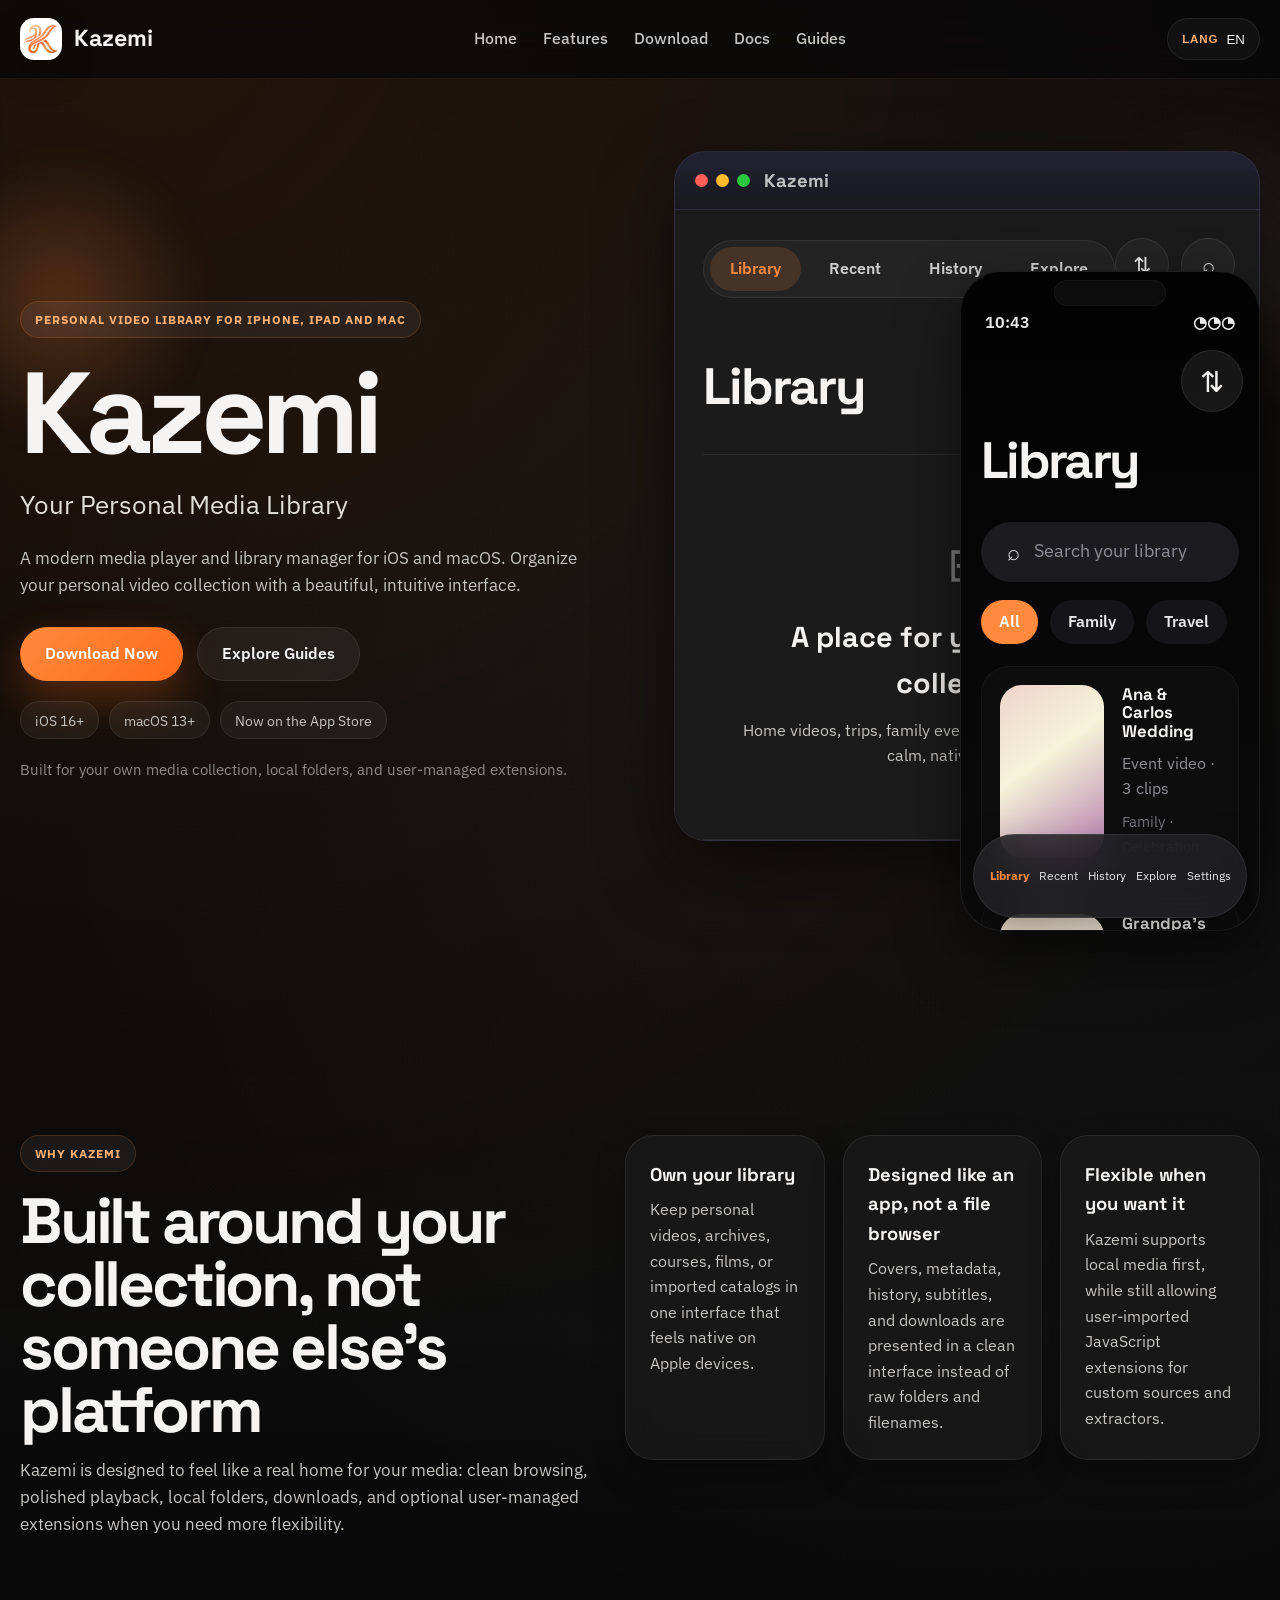
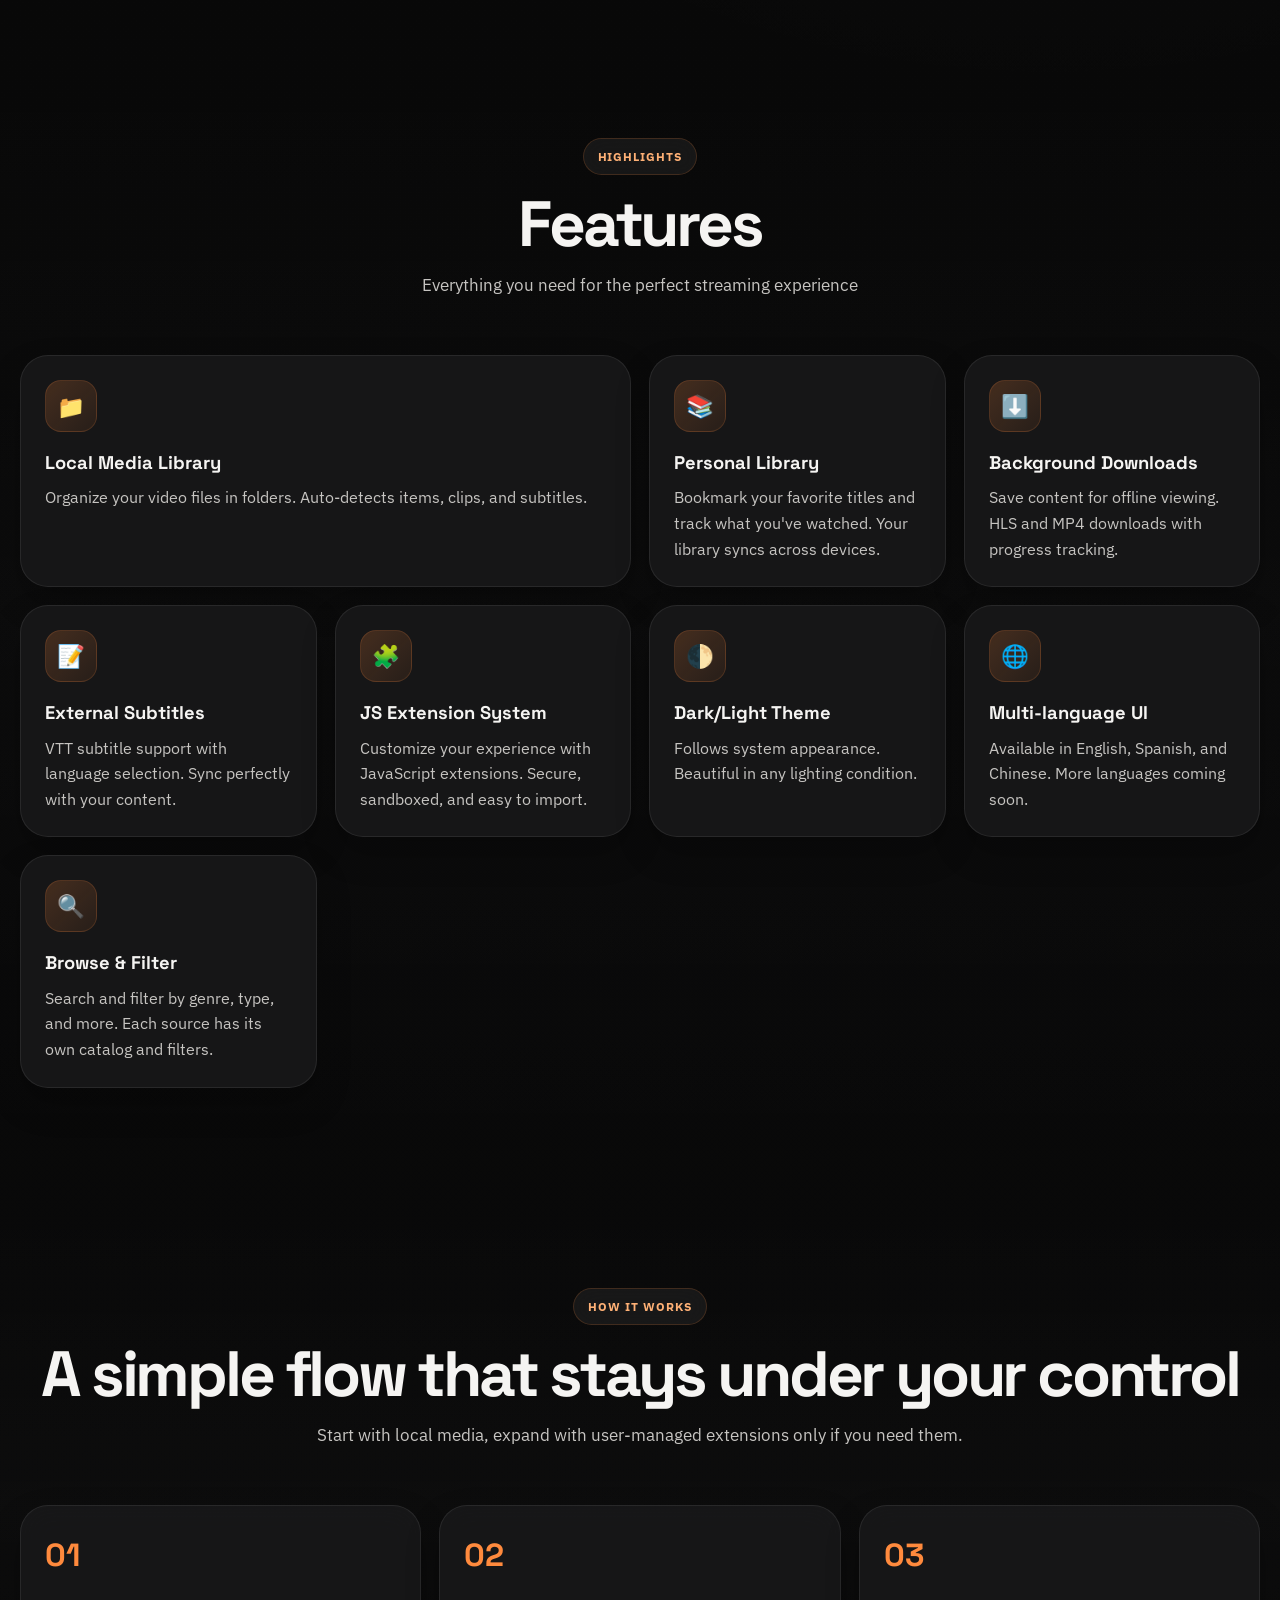
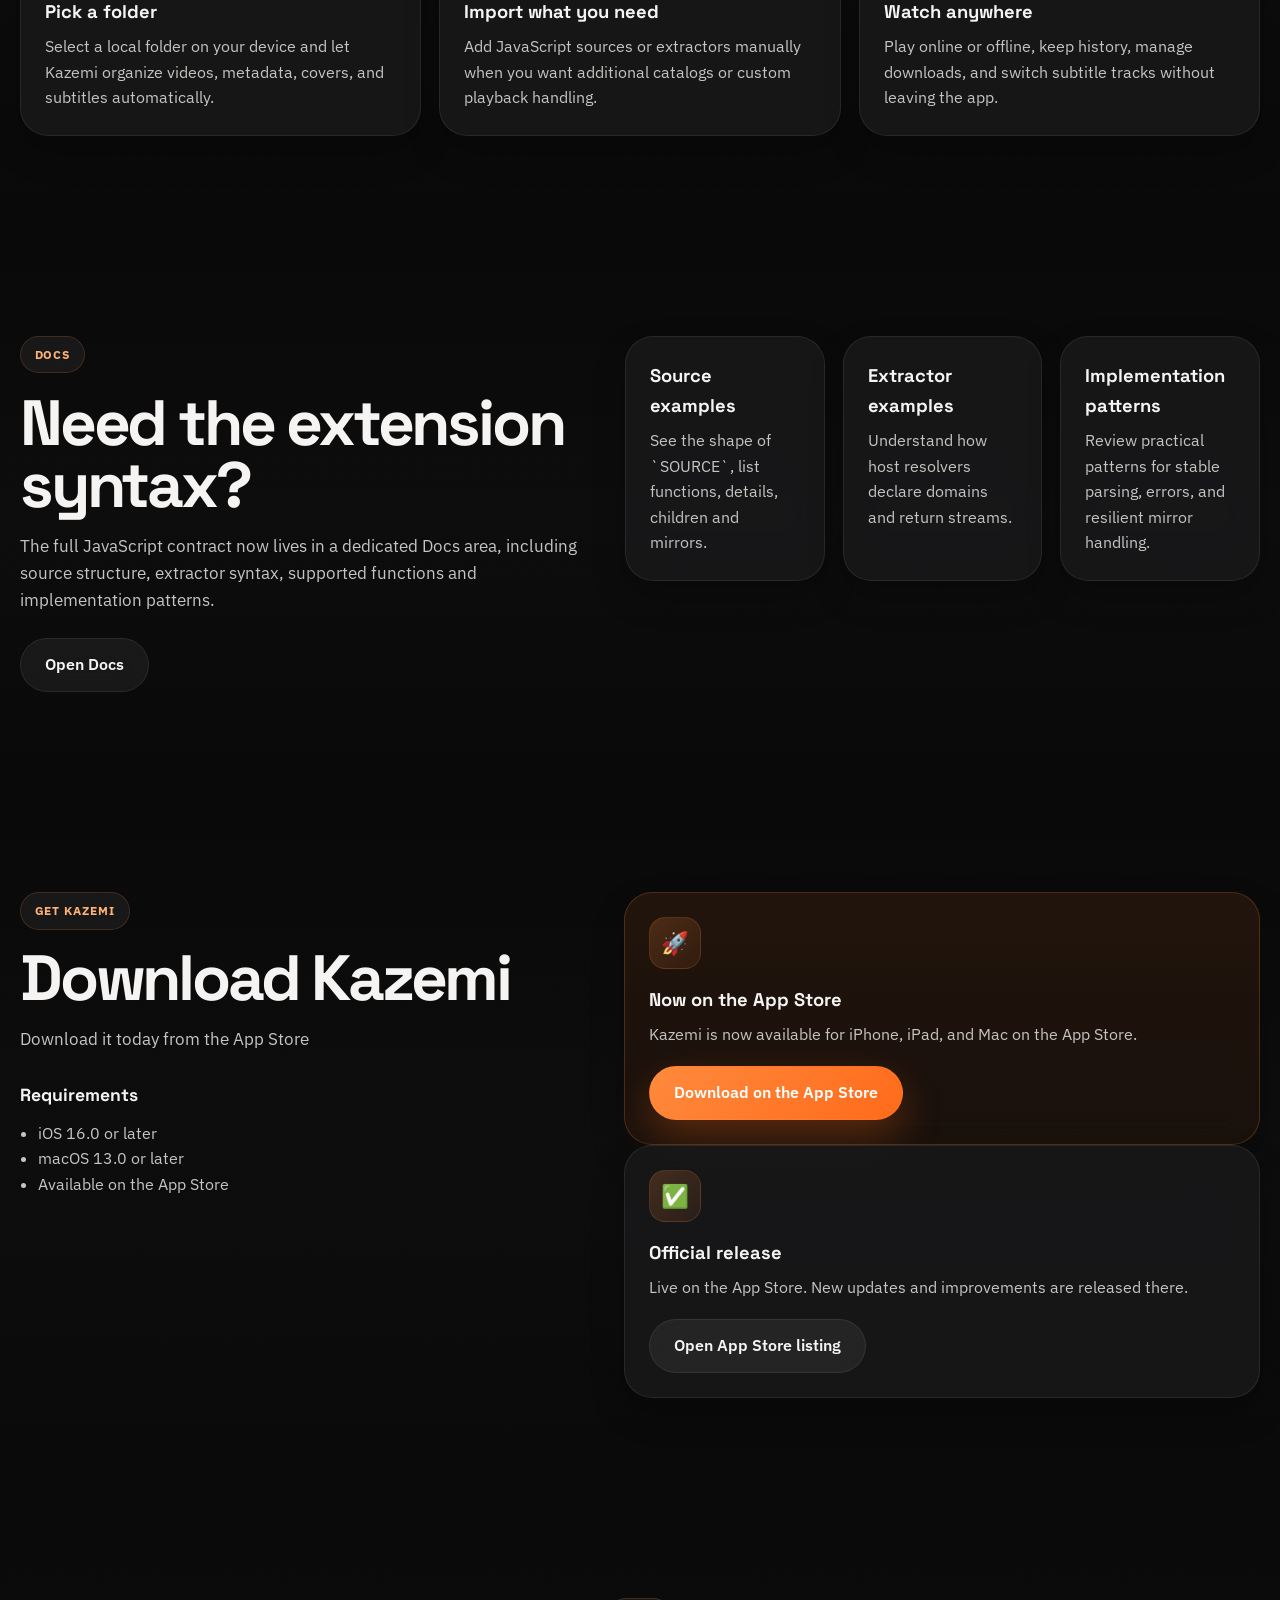
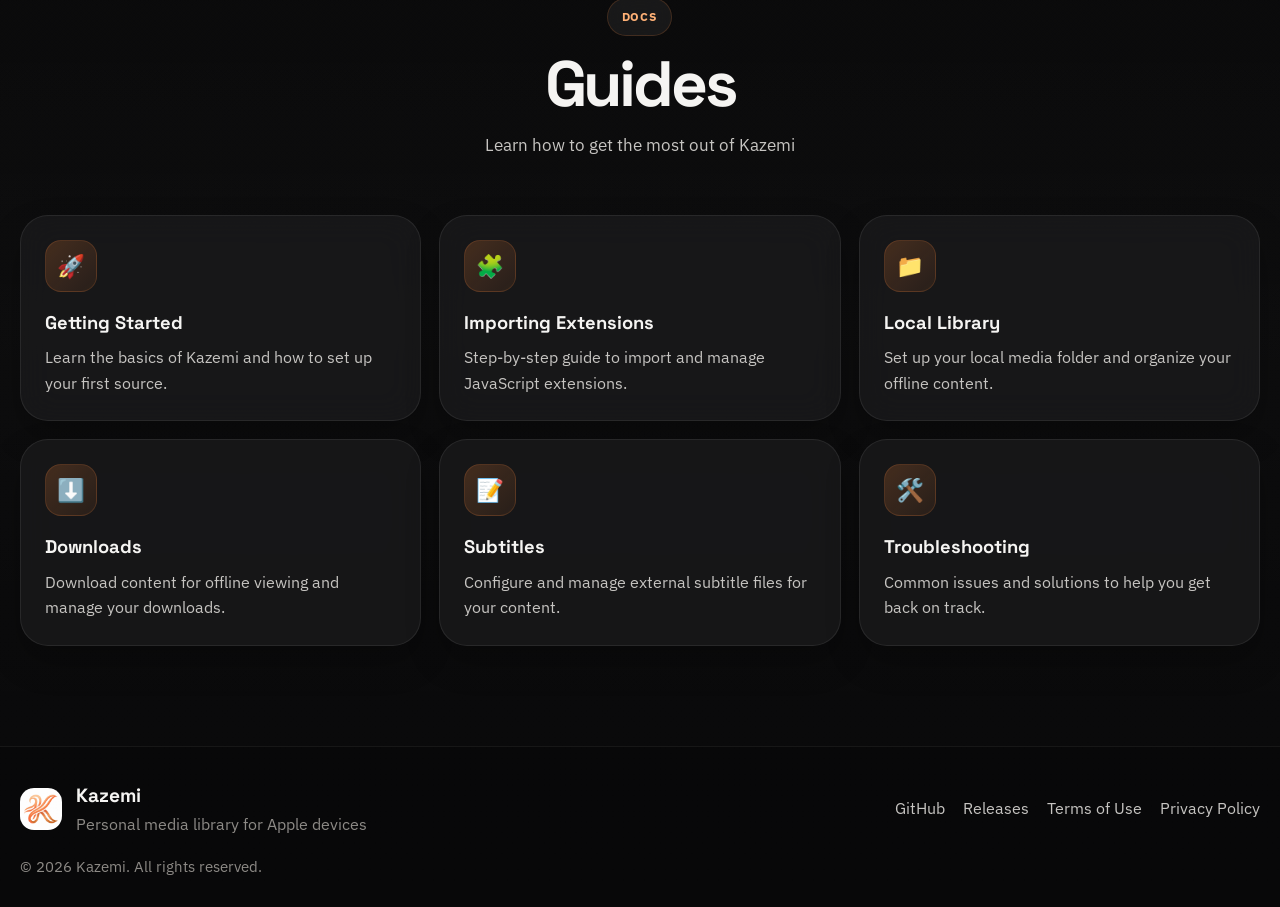
<file: index.html>
<!DOCTYPE html>
<html lang="en" data-base-path=".">
<head>
    <meta charset="UTF-8">
    <meta name="viewport" content="width=device-width, initial-scale=1.0">
    <meta name="description" content="Kazemi - Your Personal Media Library for iOS & macOS. Organize and play your video collection with a beautiful, intuitive interface.">
    <meta name="theme-color" content="#ff7a45">
    <title>Kazemi - Your Personal Media Library</title>
    <link rel="icon" type="image/png" href="Logo.png">
    <link rel="preconnect" href="https://fonts.googleapis.com">
    <link rel="preconnect" href="https://fonts.gstatic.com" crossorigin>
    <link href="https://fonts.googleapis.com/css2?family=Space+Grotesk:wght@400;500;700&family=IBM+Plex+Sans:wght@400;500;600&display=swap" rel="stylesheet">
    <link rel="stylesheet" href="css/styles.css">
    
</head>
<body>
    <nav class="navbar">
        <div class="container nav-container">
            <a href="#home" class="logo">
                <img src="Logo.png" alt="Kazemi" class="logo-icon">
                <span class="logo-text">Kazemi</span>
            </a>

            <ul class="nav-links">
                <li><a href="#home" data-i18n="nav.home">Home</a></li>
                <li><a href="#features" data-i18n="nav.features">Features</a></li>
                <li><a href="#download" data-i18n="nav.download">Download</a></li>
                <li><a href="docs/index.html" data-i18n="nav.docs">Docs</a></li>
                <li><a href="#guides" data-i18n="nav.guides">Guides</a></li>
            </ul>

            <div class="nav-right">
                <div class="language-selector">
                    <button class="lang-btn" id="langToggle">
                        <span class="lang-icon">LANG</span>
                        <span class="lang-current">EN</span>
                    </button>
                    <div class="lang-dropdown" id="langDropdown">
                        <button data-lang="en">English</button>
                        <button data-lang="es">Español</button>
                        <button data-lang="zh">中文</button>
                    </div>
                </div>
            </div>

            <button class="mobile-menu-btn" id="mobileMenuBtn" aria-label="Toggle menu">
                <span></span>
                <span></span>
                <span></span>
            </button>
        </div>
    </nav>

    <main>
        <section id="home" class="hero">
            <div class="hero-orb hero-orb-left"></div>
            <div class="hero-orb hero-orb-right"></div>
            <div class="container hero-shell">
                <div class="hero-copy">
                    <span class="eyebrow" data-i18n="hero.kicker">Personal video library for iPhone, iPad and Mac</span>
                    <h1 class="hero-title" data-i18n="hero.title">Kazemi</h1>
                    <p class="hero-subtitle" data-i18n="hero.subtitle">Your Personal Media Library</p>
                    <p class="hero-description" data-i18n="hero.description">
                        A modern media player and library manager for iOS and macOS. Organize your personal video collection with a beautiful, intuitive interface.
                    </p>

                    <div class="hero-actions">
                        <a href="#download" class="btn btn-primary" data-i18n="hero.downloadButton">Download Now</a>
                        <a href="#guides" class="btn btn-secondary" data-i18n="hero.secondaryButton">Explore Guides</a>
                    </div>

                    <div class="hero-meta">
                        <span class="meta-pill">iOS 16+</span>
                        <span class="meta-pill">macOS 13+</span>
                        <span class="meta-pill" data-i18n="hero.appStoreSoon">Now on the App Store</span>
                    </div>

                    <p class="hero-note" data-i18n="hero.note">
                        Built for your own media collection, local folders, and user-managed extensions.
                    </p>
                </div>

                <div class="hero-visual">
                    <div class="device-stack">
                        <div class="desktop-shot">
                            <div class="desktop-bar">
                                <div class="desktop-lights">
                                    <span></span>
                                    <span></span>
                                    <span></span>
                                </div>
                                <strong>Kazemi</strong>
                            </div>
                            <div class="desktop-body">
                                <div class="desktop-tabs">
                                    <span class="desktop-pill active" data-i18n="hero.mockup.desktop.tabs.library">Library</span>
                                    <span class="desktop-pill" data-i18n="hero.mockup.desktop.tabs.recent">Recent</span>
                                    <span class="desktop-pill" data-i18n="hero.mockup.desktop.tabs.history">History</span>
                                    <span class="desktop-pill" data-i18n="hero.mockup.desktop.tabs.explore">Explore</span>
                                </div>
                                <div class="desktop-actions">
                                    <span class="circle-btn">⇅</span>
                                    <span class="circle-btn">⌕</span>
                                </div>
                                <div class="desktop-heading" data-i18n="hero.mockup.desktop.heading">Library</div>
                                <div class="desktop-empty">
                                    <div class="empty-icon">⊞</div>
                                    <h3 data-i18n="hero.mockup.desktop.emptyTitle">A place for your personal collection</h3>
                                    <p data-i18n="hero.mockup.desktop.emptyDescription">Home videos, trips, family events and saved downloads in one calm, native interface.</p>
                                </div>
                            </div>
                        </div>

                        <div class="phone-shot">
                            <div class="phone-status">
                                <span>10:43</span>
                                <span>◔◔◔</span>
                            </div>
                            <div class="phone-scroll">
                                <div class="phone-top-action">⇅</div>
                                <h3 data-i18n="hero.mockup.phone.heading">Library</h3>
                                <div class="phone-search" data-i18n="hero.mockup.phone.search">Search your library</div>
                                <div class="phone-filters">
                                    <span class="filter-chip active" data-i18n="hero.mockup.phone.filters.all">All</span>
                                    <span class="filter-chip" data-i18n="hero.mockup.phone.filters.family">Family</span>
                                    <span class="filter-chip" data-i18n="hero.mockup.phone.filters.travel">Travel</span>
                                </div>

                                <div class="phone-list">
                                    <article class="phone-card">
                                        <div class="poster poster-one"></div>
                                        <div class="phone-copy">
                                            <h4 data-i18n="hero.mockup.phone.cards.wedding.title">Ana & Carlos Wedding</h4>
                                            <p data-i18n="hero.mockup.phone.cards.wedding.meta">Event video · 3 clips</p>
                                            <span data-i18n="hero.mockup.phone.cards.wedding.tags">Family · Celebration</span>
                                        </div>
                                    </article>
                                    <article class="phone-card">
                                        <div class="poster poster-two"></div>
                                        <div class="phone-copy">
                                            <h4 data-i18n="hero.mockup.phone.cards.birthday.title">Grandpa's 70th Birthday</h4>
                                            <p data-i18n="hero.mockup.phone.cards.birthday.meta">Event video · 5 clips</p>
                                            <span data-i18n="hero.mockup.phone.cards.birthday.tags">Family · Memories</span>
                                        </div>
                                    </article>
                                    <article class="phone-card">
                                        <div class="poster poster-three"></div>
                                        <div class="phone-copy">
                                            <h4 data-i18n="hero.mockup.phone.cards.trip.title">Summer Trip to Kyoto</h4>
                                            <p data-i18n="hero.mockup.phone.cards.trip.meta">Travel album · 8 clips</p>
                                            <span data-i18n="hero.mockup.phone.cards.trip.tags">Travel · Highlights</span>
                                        </div>
                                    </article>
                                </div>
                            </div>

                            <div class="phone-tabbar">
                                <span class="tab-item active" data-i18n="hero.mockup.phone.tabbar.library">Library</span>
                                <span class="tab-item" data-i18n="hero.mockup.phone.tabbar.recent">Recent</span>
                                <span class="tab-item" data-i18n="hero.mockup.phone.tabbar.history">History</span>
                                <span class="tab-item" data-i18n="hero.mockup.phone.tabbar.explore">Explore</span>
                                <span class="tab-item" data-i18n="hero.mockup.phone.tabbar.settings">Settings</span>
                            </div>
                        </div>
                    </div>
                </div>
            </div>
        </section>

        <section class="story">
            <div class="container story-grid">
                <div class="story-intro">
                    <span class="eyebrow" data-i18n="story.kicker">Why Kazemi</span>
                    <h2 class="section-title section-title-left" data-i18n="story.title">Built around your collection, not someone else’s platform</h2>
                    <p class="section-subtitle section-subtitle-left" data-i18n="story.description">
                        Kazemi is designed to feel like a real home for your media: clean browsing, polished playback, local folders, downloads, and optional user-managed extensions when you need more flexibility.
                    </p>
                </div>

                <div class="story-points">
                    <article class="story-card">
                        <h3 data-i18n="story.points.ownership.title">Own your library</h3>
                        <p data-i18n="story.points.ownership.description">Keep personal videos, archives, courses, films, or imported catalogs in one interface that feels native on Apple devices.</p>
                    </article>
                    <article class="story-card">
                        <h3 data-i18n="story.points.design.title">Designed like an app, not a file browser</h3>
                        <p data-i18n="story.points.design.description">Covers, metadata, history, subtitles, and downloads are presented in a clean interface instead of raw folders and filenames.</p>
                    </article>
                    <article class="story-card">
                        <h3 data-i18n="story.points.control.title">Flexible when you want it</h3>
                        <p data-i18n="story.points.control.description">Kazemi supports local media first, while still allowing user-imported JavaScript extensions for custom sources and extractors.</p>
                    </article>
                </div>
            </div>
        </section>

        <section id="features" class="features">
            <div class="container">
                <div class="section-header">
                    <span class="eyebrow">Highlights</span>
                    <h2 class="section-title" data-i18n="features.title">Features</h2>
                    <p class="section-subtitle" data-i18n="features.subtitle">Everything you need for the perfect streaming experience</p>
                </div>

                <div class="features-grid">
                    <article class="feature-card feature-card-wide">
                        <div class="feature-icon">📁</div>
                        <h3 data-i18n="features.items.local.title">Local Media Library</h3>
                        <p data-i18n="features.items.local.description">Organize your video files in folders. Auto-detects clips, items, and subtitles.</p>
                    </article>
                    <article class="feature-card">
                        <div class="feature-icon">📚</div>
                        <h3 data-i18n="features.items.library.title">Personal Library</h3>
                        <p data-i18n="features.items.library.description">Bookmark titles and track what you've watched. Your library syncs across devices.</p>
                    </article>
                    <article class="feature-card">
                        <div class="feature-icon">⬇️</div>
                        <h3 data-i18n="features.items.downloads.title">Background Downloads</h3>
                        <p data-i18n="features.items.downloads.description">Save content for offline viewing. HLS and MP4 downloads with progress tracking.</p>
                    </article>
                    <article class="feature-card">
                        <div class="feature-icon">📝</div>
                        <h3 data-i18n="features.items.subtitles.title">External Subtitles</h3>
                        <p data-i18n="features.items.subtitles.description">VTT subtitle support with language selection. Sync perfectly with your content.</p>
                    </article>
                    <article class="feature-card">
                        <div class="feature-icon">🧩</div>
                        <h3 data-i18n="features.items.extensions.title">JS Extension System</h3>
                        <p data-i18n="features.items.extensions.description">Customize your experience with JavaScript extensions. Secure, sandboxed, and easy to import.</p>
                    </article>
                    <article class="feature-card">
                        <div class="feature-icon">🌓</div>
                        <h3 data-i18n="features.items.theme.title">Dark/Light Theme</h3>
                        <p data-i18n="features.items.theme.description">Follows system appearance. Beautiful in any lighting condition.</p>
                    </article>
                    <article class="feature-card">
                        <div class="feature-icon">🌐</div>
                        <h3 data-i18n="features.items.languages.title">Multi-language UI</h3>
                        <p data-i18n="features.items.languages.description">Available in English, Spanish, and Chinese. More languages coming soon.</p>
                    </article>
                    <article class="feature-card">
                        <div class="feature-icon">🔍</div>
                        <h3 data-i18n="features.items.browse.title">Browse & Filter</h3>
                        <p data-i18n="features.items.browse.description">Search and filter by genre, type, and more. Each source has its own catalog and filters.</p>
                    </article>
                </div>
            </div>
        </section>

        <section class="workflow">
            <div class="container">
                <div class="section-header">
                    <span class="eyebrow" data-i18n="workflow.kicker">How it works</span>
                    <h2 class="section-title" data-i18n="workflow.title">A simple flow that stays under your control</h2>
                    <p class="section-subtitle" data-i18n="workflow.subtitle">Start with local media, expand with user-managed extensions only if you need them.</p>
                </div>

                <div class="workflow-grid">
                    <article class="workflow-card">
                        <span class="workflow-step">01</span>
                        <h3 data-i18n="workflow.steps.pick.title">Pick a folder</h3>
                        <p data-i18n="workflow.steps.pick.description">Select a local folder on your device and let Kazemi organize videos, metadata, covers, and subtitles automatically.</p>
                    </article>
                    <article class="workflow-card">
                        <span class="workflow-step">02</span>
                        <h3 data-i18n="workflow.steps.import.title">Import what you need</h3>
                        <p data-i18n="workflow.steps.import.description">Add JavaScript sources or extractors manually when you want additional catalogs or custom playback handling.</p>
                    </article>
                    <article class="workflow-card">
                        <span class="workflow-step">03</span>
                        <h3 data-i18n="workflow.steps.watch.title">Watch anywhere</h3>
                        <p data-i18n="workflow.steps.watch.description">Play online or offline, keep history, manage downloads, and switch subtitle tracks without leaving the app.</p>
                    </article>
                </div>
            </div>
        </section>

        <section class="story">
            <div class="container story-grid">
                <div class="story-intro">
                    <span class="eyebrow" data-i18n="docsTeaser.kicker">Docs</span>
                    <h2 class="section-title section-title-left" data-i18n="docsTeaser.title">Need the extension syntax?</h2>
                    <p class="section-subtitle section-subtitle-left" data-i18n="docsTeaser.description">The full JavaScript contract now lives in a dedicated Docs area, including source structure, extractor syntax, supported functions and implementation patterns.</p>
                </div>

                <div class="story-points">
                    <article class="story-card">
                        <h3 data-i18n="docsTeaser.cards.sources.title">Source examples</h3>
                        <p data-i18n="docsTeaser.cards.sources.description">See the shape of `SOURCE`, list functions, details, children and mirrors.</p>
                    </article>
                    <article class="story-card">
                        <h3 data-i18n="docsTeaser.cards.extractors.title">Extractor examples</h3>
                        <p data-i18n="docsTeaser.cards.extractors.description">Understand how host resolvers declare domains and return streams.</p>
                    </article>
                    <article class="story-card">
                        <h3 data-i18n="docsTeaser.cards.patterns.title">Implementation patterns</h3>
                        <p data-i18n="docsTeaser.cards.patterns.description">Review practical patterns for stable parsing, errors, and resilient mirror handling.</p>
                    </article>
                </div>
            </div>
            <div class="container" style="margin-top: 24px;">
                <a href="docs/" class="btn btn-secondary" data-i18n="docsTeaser.button">Open Docs</a>
            </div>
        </section>

        <section id="download" class="download">
            <div class="container download-shell">
                <div class="download-copy">
                    <span class="eyebrow">Get Kazemi</span>
                    <h2 class="section-title section-title-left" data-i18n="download.title">Download Kazemi</h2>
                    <p class="section-subtitle section-subtitle-left" data-i18n="download.subtitle">Get started in minutes</p>

                    <div class="requirements">
                        <h3 data-i18n="download.requirements.title">Requirements</h3>
                        <ul class="requirements-list">
                            <li data-i18n="download.requirements.items.ios">iOS 16.0 or later</li>
                            <li data-i18n="download.requirements.items.macos">macOS 13.0 or later</li>
                            <li data-i18n="download.requirements.items.appstore">Available on the App Store</li>
                        </ul>
                    </div>
                </div>

                <div class="download-stack">
                    <article class="download-card featured-card">
                        <div class="download-icon">🚀</div>
                        <h3 data-i18n="download.appstore.title">Now on the App Store</h3>
                        <p data-i18n="download.appstore.description">Kazemi is now available for iPhone, iPad, and Mac on the App Store.</p>
                        <a href="https://apps.apple.com/us/app/kazemi/id6762054050" class="btn btn-primary" target="_blank" rel="noopener noreferrer">
                            <span data-i18n="download.appstore.button">Download on the App Store</span>
                        </a>
                    </article>

                    <article class="download-card">
                        <div class="download-icon">✅</div>
                        <h3 data-i18n="download.status.title">Official release</h3>
                        <p data-i18n="download.status.description">Live on the App Store. New updates and improvements are released there.</p>
                        <a href="https://apps.apple.com/us/app/kazemi/id6762054050" class="btn btn-secondary" target="_blank" rel="noopener noreferrer" data-i18n="download.status.button">Open App Store listing</a>
                    </article>
                </div>
            </div>
        </section>

        <section id="guides" class="guides">
            <div class="container">
                <div class="section-header">
                    <span class="eyebrow">Docs</span>
                    <h2 class="section-title" data-i18n="guides.title">Guides</h2>
                    <p class="section-subtitle" data-i18n="guides.subtitle">Learn how to get the most out of Kazemi</p>
                </div>

                <div class="guides-grid">
                    <a href="#getting-started" class="guide-card">
                        <div class="guide-icon">🚀</div>
                        <h3 data-i18n="guides.items.gettingStarted.title">Getting Started</h3>
                        <p data-i18n="guides.items.gettingStarted.description">Learn the basics of Kazemi and how to set up your first source.</p>
                    </a>
                    <a href="#importing-extensions" class="guide-card">
                        <div class="guide-icon">🧩</div>
                        <h3 data-i18n="guides.items.importing.title">Importing Extensions</h3>
                        <p data-i18n="guides.items.importing.description">Step-by-step guide to import and manage JavaScript extensions.</p>
                    </a>
                    <a href="#local-library" class="guide-card">
                        <div class="guide-icon">📁</div>
                        <h3 data-i18n="guides.items.localLibrary.title">Local Library</h3>
                        <p data-i18n="guides.items.localLibrary.description">Set up your local media folder and organize your offline content.</p>
                    </a>
                    <a href="#downloads" class="guide-card">
                        <div class="guide-icon">⬇️</div>
                        <h3 data-i18n="guides.items.downloads.title">Downloads</h3>
                        <p data-i18n="guides.items.downloads.description">Download content for offline viewing and manage your downloads.</p>
                    </a>
                    <a href="#subtitles" class="guide-card">
                        <div class="guide-icon">📝</div>
                        <h3 data-i18n="guides.items.subtitles.title">Subtitles</h3>
                        <p data-i18n="guides.items.subtitles.description">Configure and manage external subtitle files for your content.</p>
                    </a>
                    <a href="#troubleshooting" class="guide-card">
                        <div class="guide-icon">🛠️</div>
                        <h3 data-i18n="guides.items.troubleshooting.title">Troubleshooting</h3>
                        <p data-i18n="guides.items.troubleshooting.description">Common issues and solutions to help you get back on track.</p>
                    </a>
                </div>
            </div>
        </section>

        <div id="guide-modal" class="modal">
            <div class="modal-content">
                <button class="modal-close" id="modalClose">&times;</button>
                <div class="modal-body" id="modalBody"></div>
            </div>
        </div>

    </main>

    <footer class="footer">
        <div class="container footer-shell">
            <div class="footer-brand">
                <img src="Logo.png" alt="Kazemi" class="footer-logo">
                <div>
                    <span class="footer-text">Kazemi</span>
                    <p class="footer-tagline">Personal media library for Apple devices</p>
                </div>
            </div>

            <div class="footer-links">
                <a href="https://github.com/kazemiapp/Kazemi" target="_blank" data-i18n="footer.links.github">GitHub</a>
                <a href="https://github.com/kazemiapp/Kazemi/releases" target="_blank" data-i18n="footer.links.releases">Releases</a>
                <a href="https://www.apple.com/legal/internet-services/itunes/dev/stdeula/" target="_blank" data-i18n="footer.links.terms">Terms of Use</a>
                <a href="privacy-policy.html">Privacy Policy</a>
            </div>
        </div>
        <div class="container">
            <p class="footer-copyright" data-i18n="footer.copyright">© 2026 Kazemi. All rights reserved.</p>
        </div>
    </footer>

    <script src="js/app.js"></script>
</body>
</html>
</file>
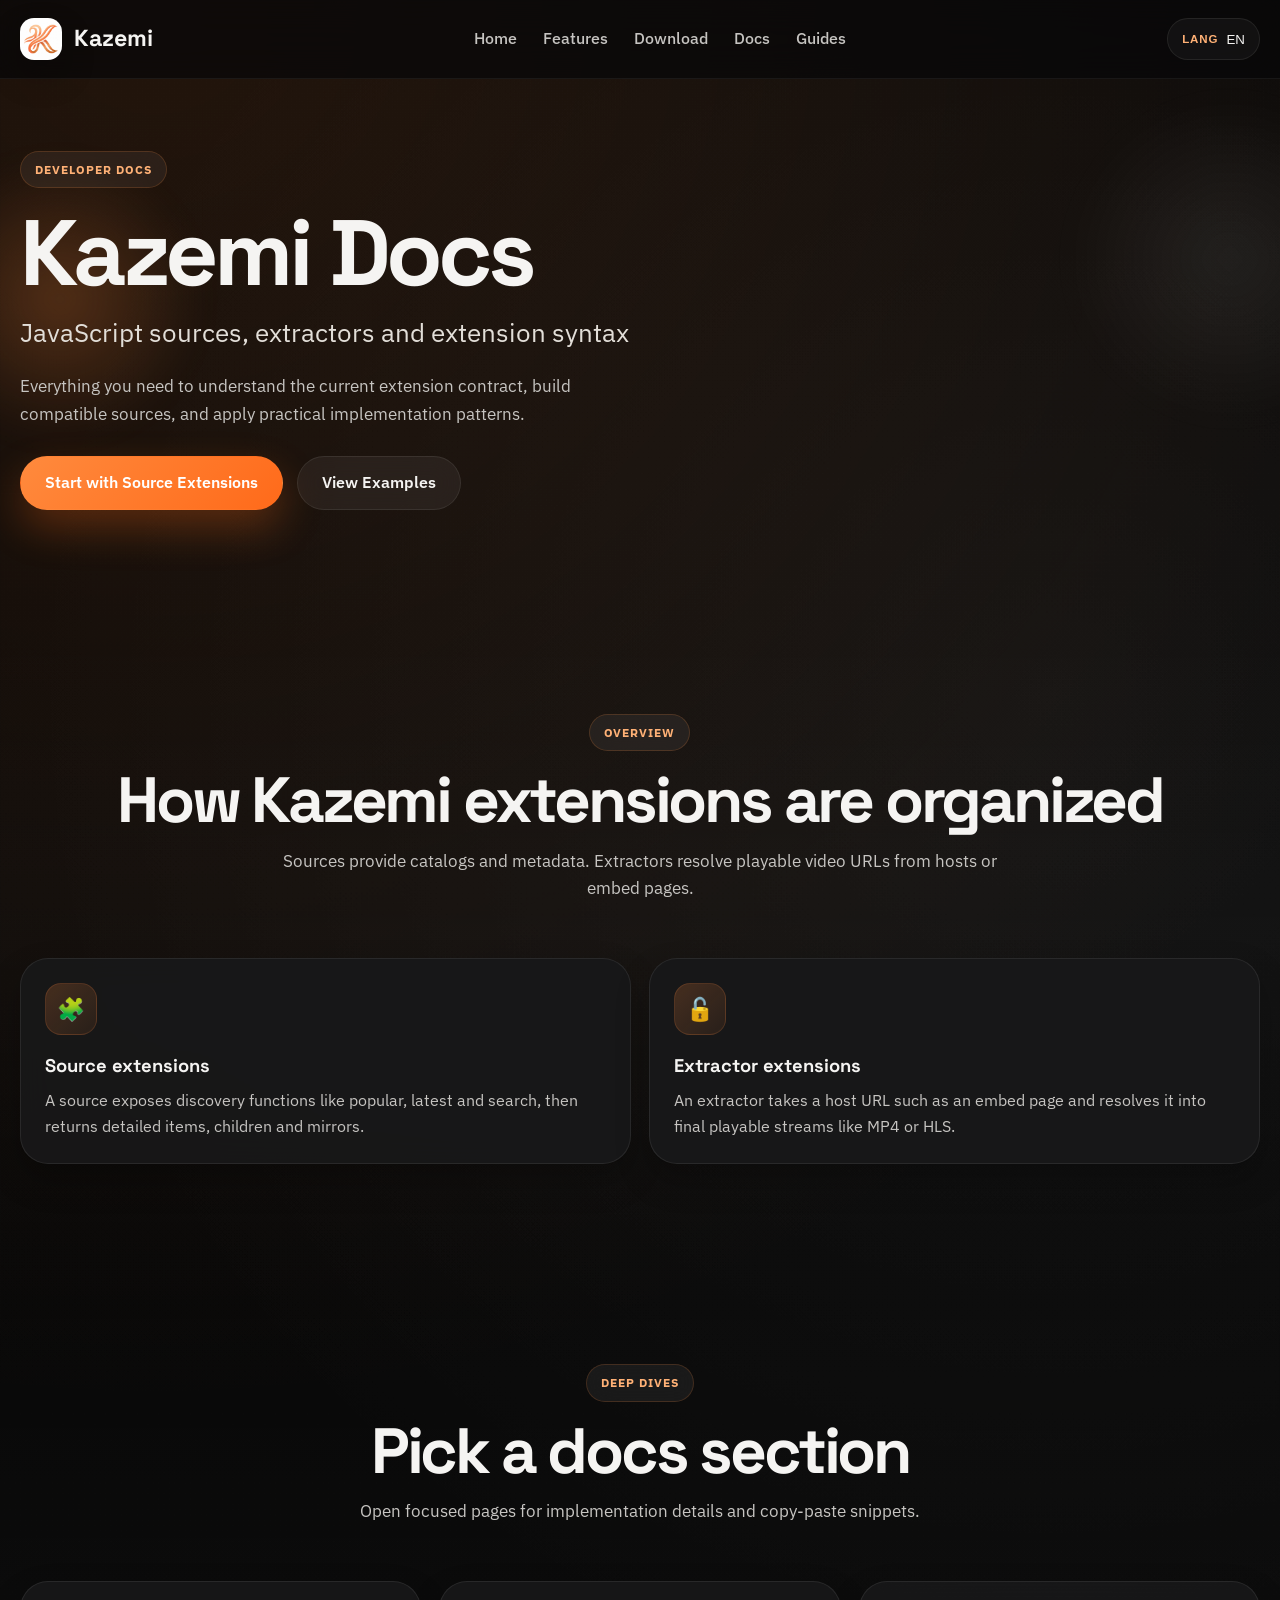
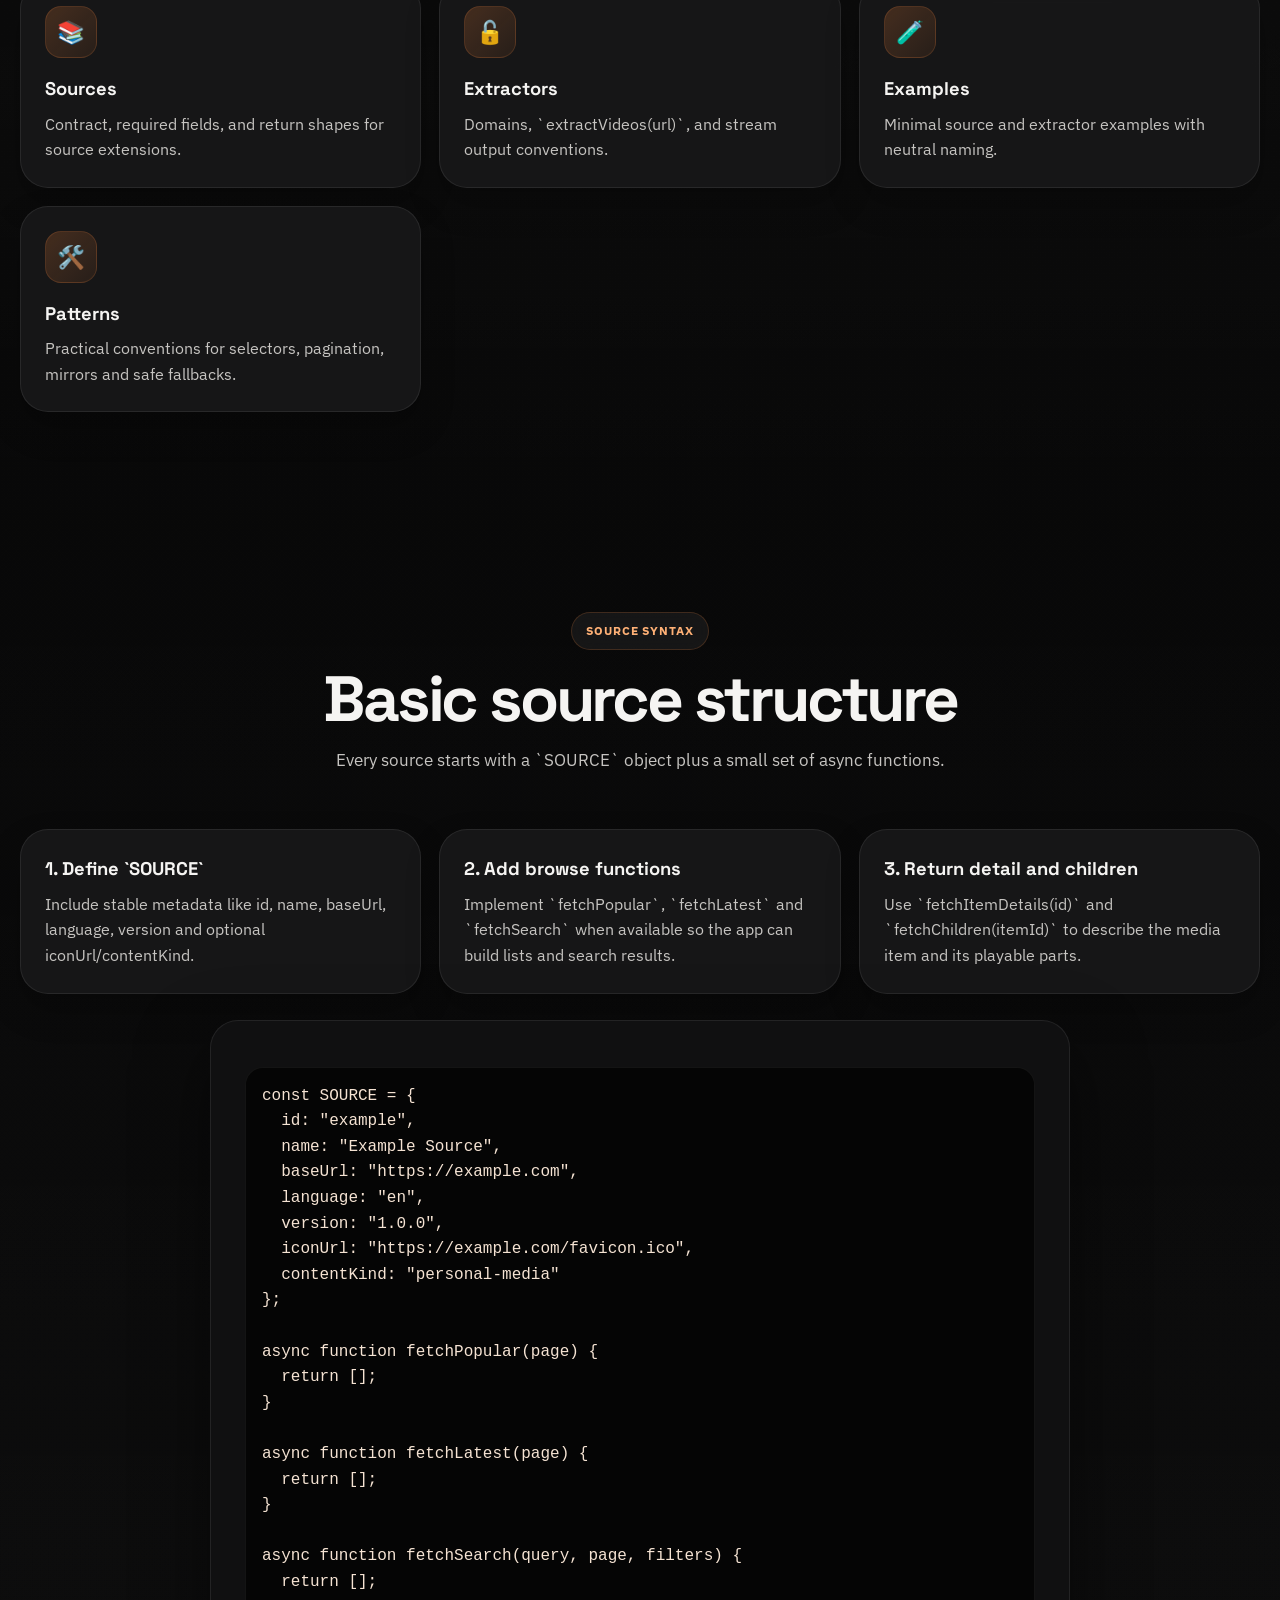
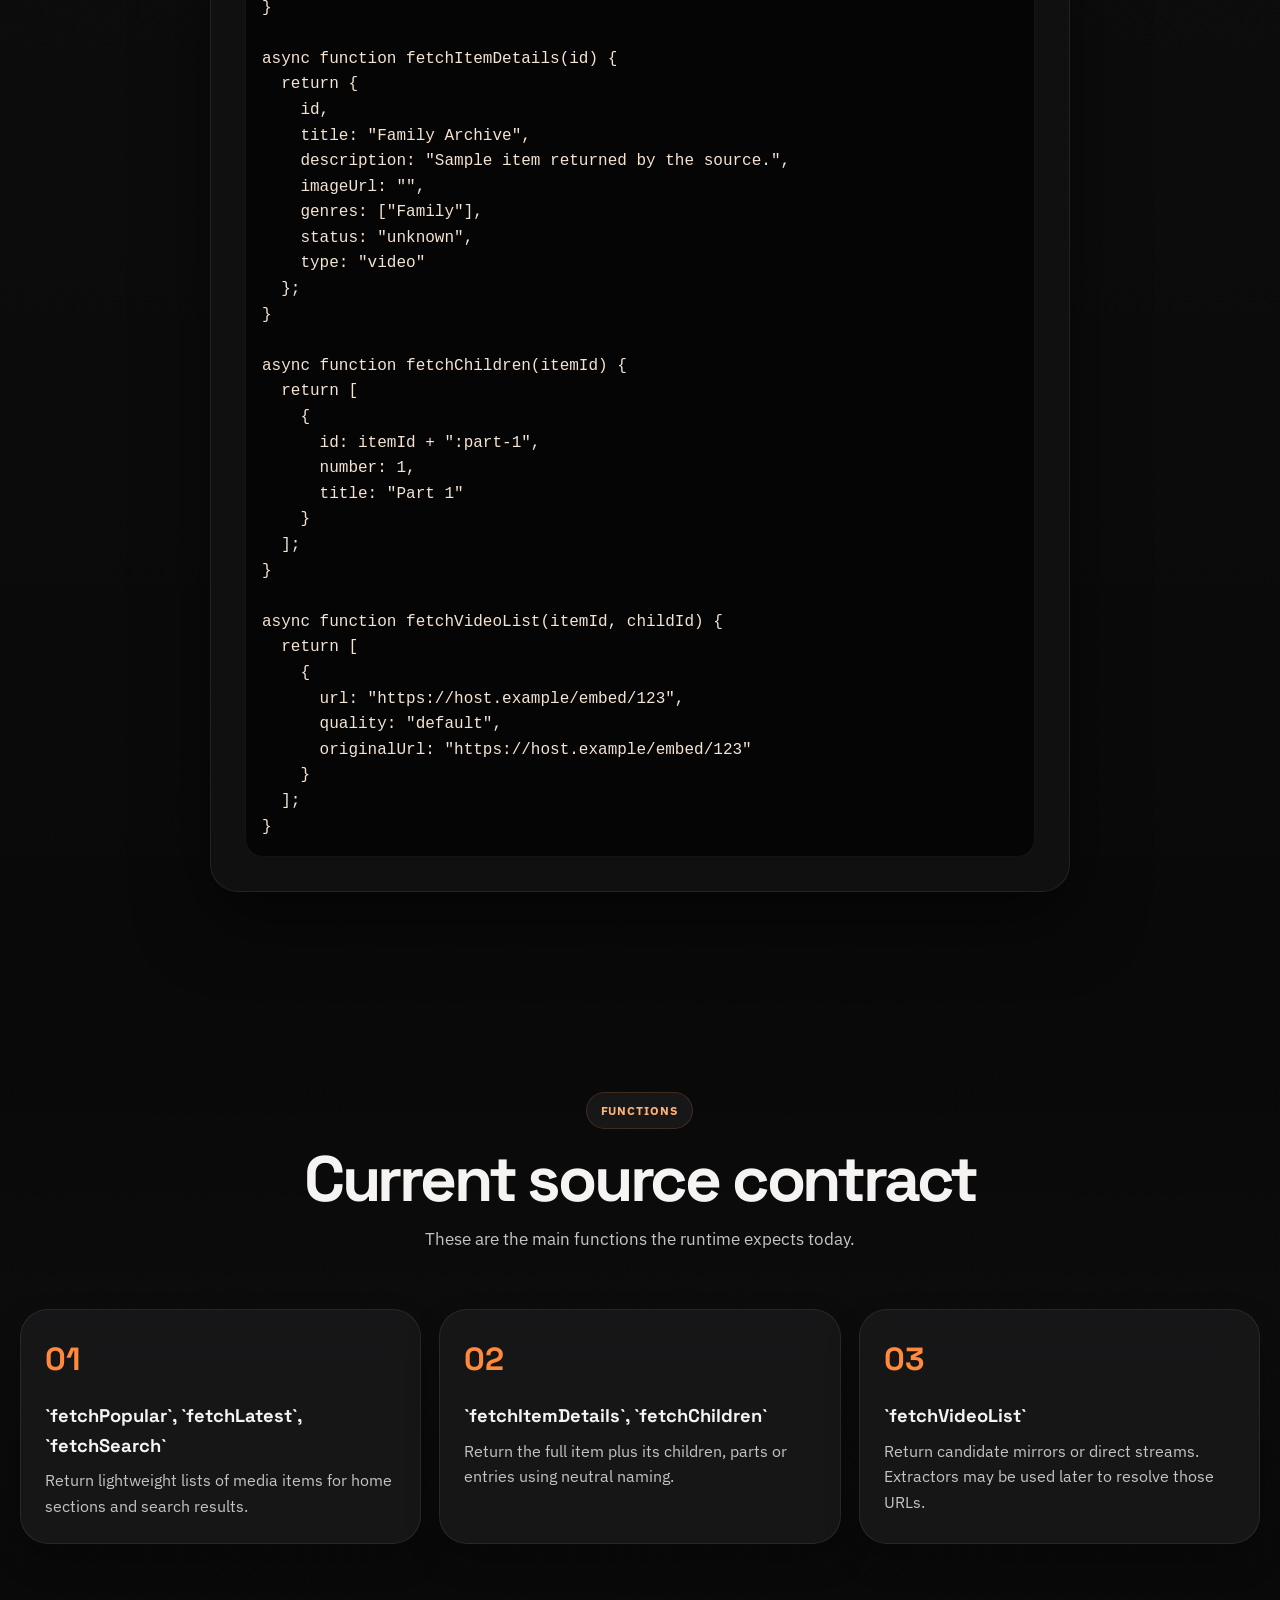
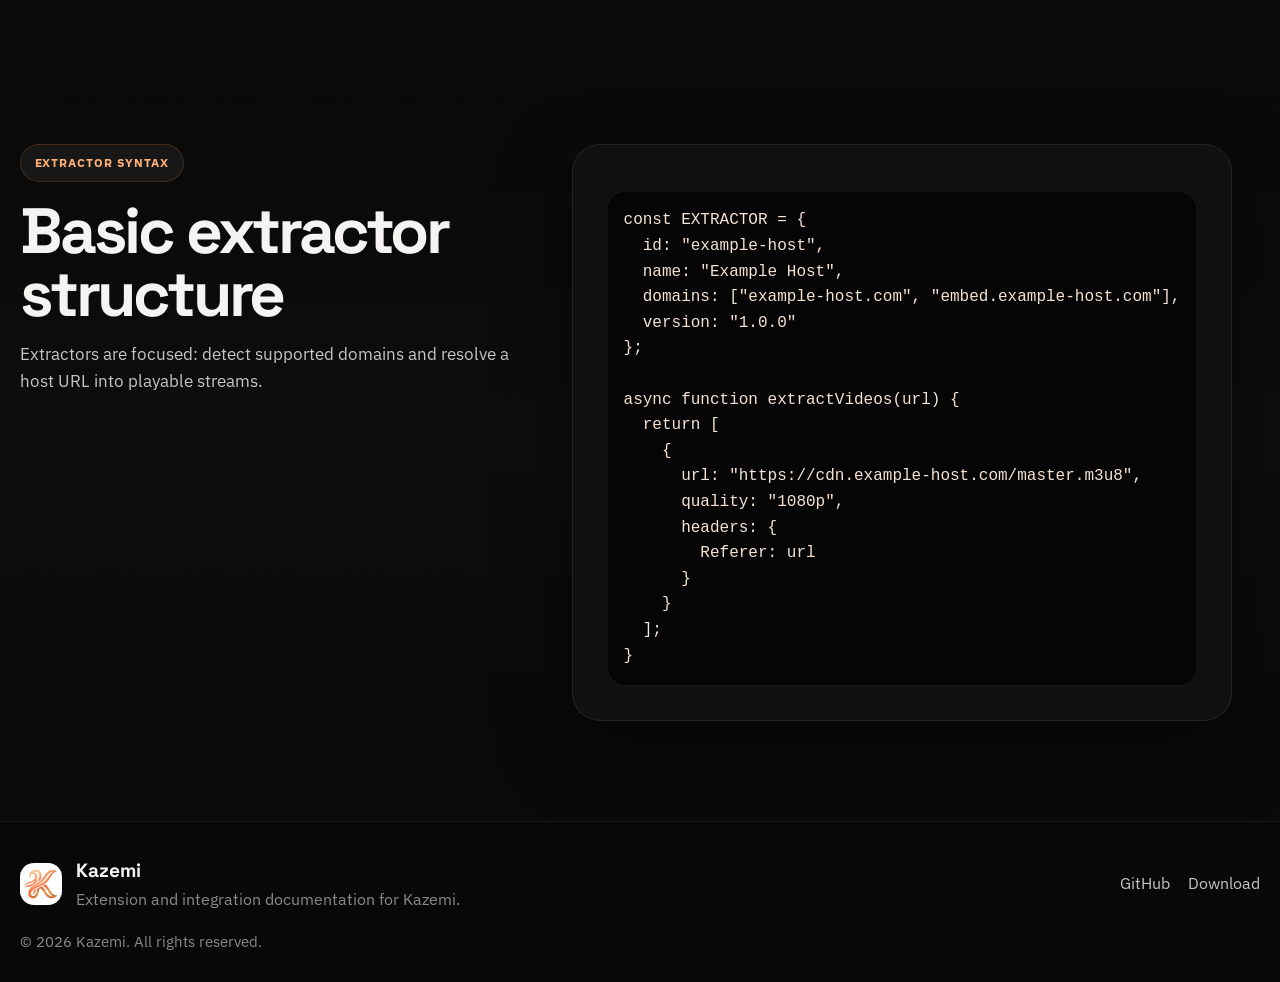
<file: docs/index.html>
<!DOCTYPE html>
<html lang="en" data-base-path="..">
<head>
    <meta charset="UTF-8">
    <meta name="viewport" content="width=device-width, initial-scale=1.0">
    <meta name="description" content="Kazemi Docs - JavaScript sources, extractors, syntax, and extension examples.">
    <meta name="theme-color" content="#ff7a45">
    <title>Kazemi Docs</title>
    <link rel="icon" type="image/png" href="../Logo.png">
    <link rel="preconnect" href="https://fonts.googleapis.com">
    <link rel="preconnect" href="https://fonts.gstatic.com" crossorigin>
    <link href="https://fonts.googleapis.com/css2?family=Space+Grotesk:wght@400;500;700&family=IBM+Plex+Sans:wght@400;500;600&display=swap" rel="stylesheet">
    <link rel="stylesheet" href="../css/styles.css">
</head>
<body>
    <nav class="navbar">
        <div class="container nav-container">
            <a href="../index.html#home" class="logo">
                <img src="../Logo.png" alt="Kazemi" class="logo-icon">
                <span class="logo-text">Kazemi</span>
            </a>

            <ul class="nav-links">
                <li><a href="../index.html#home" data-i18n="nav.home">Home</a></li>
                <li><a href="../index.html#features" data-i18n="nav.features">Features</a></li>
                <li><a href="../index.html#download" data-i18n="nav.download">Download</a></li>
                <li><a href="./index.html" data-i18n="nav.docs">Docs</a></li>
                <li><a href="../index.html#guides" data-i18n="nav.guides">Guides</a></li>
            </ul>

            <div class="nav-right">
                <div class="language-selector">
                    <button class="lang-btn" id="langToggle">
                        <span class="lang-icon">LANG</span>
                        <span class="lang-current">EN</span>
                    </button>
                    <div class="lang-dropdown" id="langDropdown">
                        <button data-lang="en">English</button>
                        <button data-lang="es">Español</button>
                        <button data-lang="zh">中文</button>
                    </div>
                </div>
            </div>

            <button class="mobile-menu-btn" id="mobileMenuBtn" aria-label="Toggle menu">
                <span></span>
                <span></span>
                <span></span>
            </button>
        </div>
    </nav>

    <main>
        <section class="hero">
            <div class="hero-orb hero-orb-left"></div>
            <div class="hero-orb hero-orb-right"></div>
            <div class="container">
                <div class="hero-copy" style="max-width: 860px;">
                    <span class="eyebrow" data-i18n="docsPage.kicker">Developer Docs</span>
                    <h1 class="hero-title" style="font-size: clamp(3.8rem, 8vw, 5.8rem);" data-i18n="docsPage.title">Kazemi Docs</h1>
                    <p class="hero-subtitle" data-i18n="docsPage.subtitle">JavaScript sources, extractors and extension syntax</p>
                    <p class="hero-description" data-i18n="docsPage.description">Everything you need to understand the current extension contract, build compatible sources, and apply practical implementation patterns.</p>
                    <div class="hero-actions">
                        <a href="#source-structure" class="btn btn-primary" data-i18n="docsPage.primaryCta">Start with Source Extensions</a>
                        <a href="./examples.html" class="btn btn-secondary" data-i18n="docsPage.secondaryCta">View Examples</a>
                    </div>
                </div>
            </div>
        </section>

        <section class="features">
            <div class="container">
                <div class="section-header">
                    <span class="eyebrow" data-i18n="docsPage.overview.kicker">Overview</span>
                    <h2 class="section-title" data-i18n="docsPage.overview.title">How Kazemi extensions are organized</h2>
                    <p class="section-subtitle" data-i18n="docsPage.overview.subtitle">Sources provide catalogs and metadata. Extractors resolve playable video URLs from hosts or embed pages.</p>
                </div>

                <div class="features-grid">
                    <article class="feature-card feature-card-wide">
                        <div class="feature-icon">🧩</div>
                        <h3 data-i18n="docsPage.overview.cards.sources.title">Source extensions</h3>
                        <p data-i18n="docsPage.overview.cards.sources.description">A source exposes discovery functions like popular, latest and search, then returns detailed items, children and mirrors.</p>
                    </article>
                    <article class="feature-card feature-card-wide">
                        <div class="feature-icon">🔓</div>
                        <h3 data-i18n="docsPage.overview.cards.extractors.title">Extractor extensions</h3>
                        <p data-i18n="docsPage.overview.cards.extractors.description">An extractor takes a host URL such as an embed page and resolves it into final playable streams like MP4 or HLS.</p>
                    </article>
                </div>
            </div>
        </section>

        <section class="guides">
            <div class="container">
                <div class="section-header">
                    <span class="eyebrow">Deep Dives</span>
                    <h2 class="section-title">Pick a docs section</h2>
                    <p class="section-subtitle">Open focused pages for implementation details and copy-paste snippets.</p>
                </div>
                <div class="guides-grid">
                    <a href="./sources.html" class="guide-card">
                        <div class="guide-icon">📚</div>
                        <h3>Sources</h3>
                        <p>Contract, required fields, and return shapes for source extensions.</p>
                    </a>
                    <a href="./extractors.html" class="guide-card">
                        <div class="guide-icon">🔓</div>
                        <h3>Extractors</h3>
                        <p>Domains, `extractVideos(url)`, and stream output conventions.</p>
                    </a>
                    <a href="./examples.html" class="guide-card">
                        <div class="guide-icon">🧪</div>
                        <h3>Examples</h3>
                        <p>Minimal source and extractor examples with neutral naming.</p>
                    </a>
                    <a href="./examples.html" class="guide-card">
                        <div class="guide-icon">🛠️</div>
                        <h3>Patterns</h3>
                        <p>Practical conventions for selectors, pagination, mirrors and safe fallbacks.</p>
                    </a>
                </div>
            </div>
        </section>

        <section id="source-structure" class="guides">
            <div class="container">
                <div class="section-header">
                    <span class="eyebrow" data-i18n="docsPage.source.kicker">Source Syntax</span>
                    <h2 class="section-title" data-i18n="docsPage.source.title">Basic source structure</h2>
                    <p class="section-subtitle" data-i18n="docsPage.source.subtitle">Every source starts with a `SOURCE` object plus a small set of async functions.</p>
                </div>

                <div class="story-points">
                    <article class="story-card">
                        <h3 data-i18n="docsPage.source.cards.meta.title">1. Define `SOURCE`</h3>
                        <p data-i18n="docsPage.source.cards.meta.description">Include stable metadata like id, name, baseUrl, language, version and optional iconUrl/contentKind.</p>
                    </article>
                    <article class="story-card">
                        <h3 data-i18n="docsPage.source.cards.browse.title">2. Add browse functions</h3>
                        <p data-i18n="docsPage.source.cards.browse.description">Implement `fetchPopular`, `fetchLatest` and `fetchSearch` when available so the app can build lists and search results.</p>
                    </article>
                    <article class="story-card">
                        <h3 data-i18n="docsPage.source.cards.detail.title">3. Return detail and children</h3>
                        <p data-i18n="docsPage.source.cards.detail.description">Use `fetchItemDetails(id)` and `fetchChildren(itemId)` to describe the media item and its playable parts.</p>
                    </article>
                </div>

                <div class="modal-content" style="margin-top: 26px;">
                    <div class="modal-body">
<pre><code>const SOURCE = {
  id: "example",
  name: "Example Source",
  baseUrl: "https://example.com",
  language: "en",
  version: "1.0.0",
  iconUrl: "https://example.com/favicon.ico",
  contentKind: "personal-media"
};

async function fetchPopular(page) {
  return [];
}

async function fetchLatest(page) {
  return [];
}

async function fetchSearch(query, page, filters) {
  return [];
}

async function fetchItemDetails(id) {
  return {
    id,
    title: "Family Archive",
    description: "Sample item returned by the source.",
    imageUrl: "",
    genres: ["Family"],
    status: "unknown",
    type: "video"
  };
}

async function fetchChildren(itemId) {
  return [
    {
      id: itemId + ":part-1",
      number: 1,
      title: "Part 1"
    }
  ];
}

async function fetchVideoList(itemId, childId) {
  return [
    {
      url: "https://host.example/embed/123",
      quality: "default",
      originalUrl: "https://host.example/embed/123"
    }
  ];
}</code></pre>
                    </div>
                </div>
            </div>
        </section>

        <section class="workflow">
            <div class="container">
                <div class="section-header">
                    <span class="eyebrow" data-i18n="docsPage.functions.kicker">Functions</span>
                    <h2 class="section-title" data-i18n="docsPage.functions.title">Current source contract</h2>
                    <p class="section-subtitle" data-i18n="docsPage.functions.subtitle">These are the main functions the runtime expects today.</p>
                </div>

                <div class="workflow-grid">
                    <article class="workflow-card">
                        <span class="workflow-step">01</span>
                        <h3>`fetchPopular`, `fetchLatest`, `fetchSearch`</h3>
                        <p data-i18n="docsPage.functions.cards.discovery">Return lightweight lists of media items for home sections and search results.</p>
                    </article>
                    <article class="workflow-card">
                        <span class="workflow-step">02</span>
                        <h3>`fetchItemDetails`, `fetchChildren`</h3>
                        <p data-i18n="docsPage.functions.cards.detail">Return the full item plus its children, parts or entries using neutral naming.</p>
                    </article>
                    <article class="workflow-card">
                        <span class="workflow-step">03</span>
                        <h3>`fetchVideoList`</h3>
                        <p data-i18n="docsPage.functions.cards.video">Return candidate mirrors or direct streams. Extractors may be used later to resolve those URLs.</p>
                    </article>
                </div>
            </div>
        </section>

        <section class="download">
            <div class="container download-shell">
                <div class="download-copy">
                    <span class="eyebrow" data-i18n="docsPage.extractors.kicker">Extractor Syntax</span>
                    <h2 class="section-title section-title-left" data-i18n="docsPage.extractors.title">Basic extractor structure</h2>
                    <p class="section-subtitle section-subtitle-left" data-i18n="docsPage.extractors.subtitle">Extractors are focused: detect supported domains and resolve a host URL into playable streams.</p>
                </div>

                <div class="modal-content">
                    <div class="modal-body">
<pre><code>const EXTRACTOR = {
  id: "example-host",
  name: "Example Host",
  domains: ["example-host.com", "embed.example-host.com"],
  version: "1.0.0"
};

async function extractVideos(url) {
  return [
    {
      url: "https://cdn.example-host.com/master.m3u8",
      quality: "1080p",
      headers: {
        Referer: url
      }
    }
  ];
}</code></pre>
                    </div>
                </div>
            </div>
        </section>

    </main>

    <footer class="footer">
        <div class="container footer-shell">
            <div class="footer-brand">
                <img src="../Logo.png" alt="Kazemi" class="footer-logo">
                <div>
                    <span class="footer-text">Kazemi</span>
                    <p class="footer-tagline" data-i18n="docsPage.footerTagline">Extension and integration documentation for Kazemi.</p>
                </div>
            </div>

            <div class="footer-links">
                <a href="https://github.com/kazemiapp/Kazemi" target="_blank" data-i18n="footer.links.github">GitHub</a>
                <a href="../index.html#download" data-i18n="nav.download">Download</a>
            </div>
        </div>
        <div class="container">
            <p class="footer-copyright" data-i18n="footer.copyright">© 2026 Kazemi. All rights reserved.</p>
        </div>
    </footer>

    <script src="../js/app.js"></script>
</body>
</html>
</file>
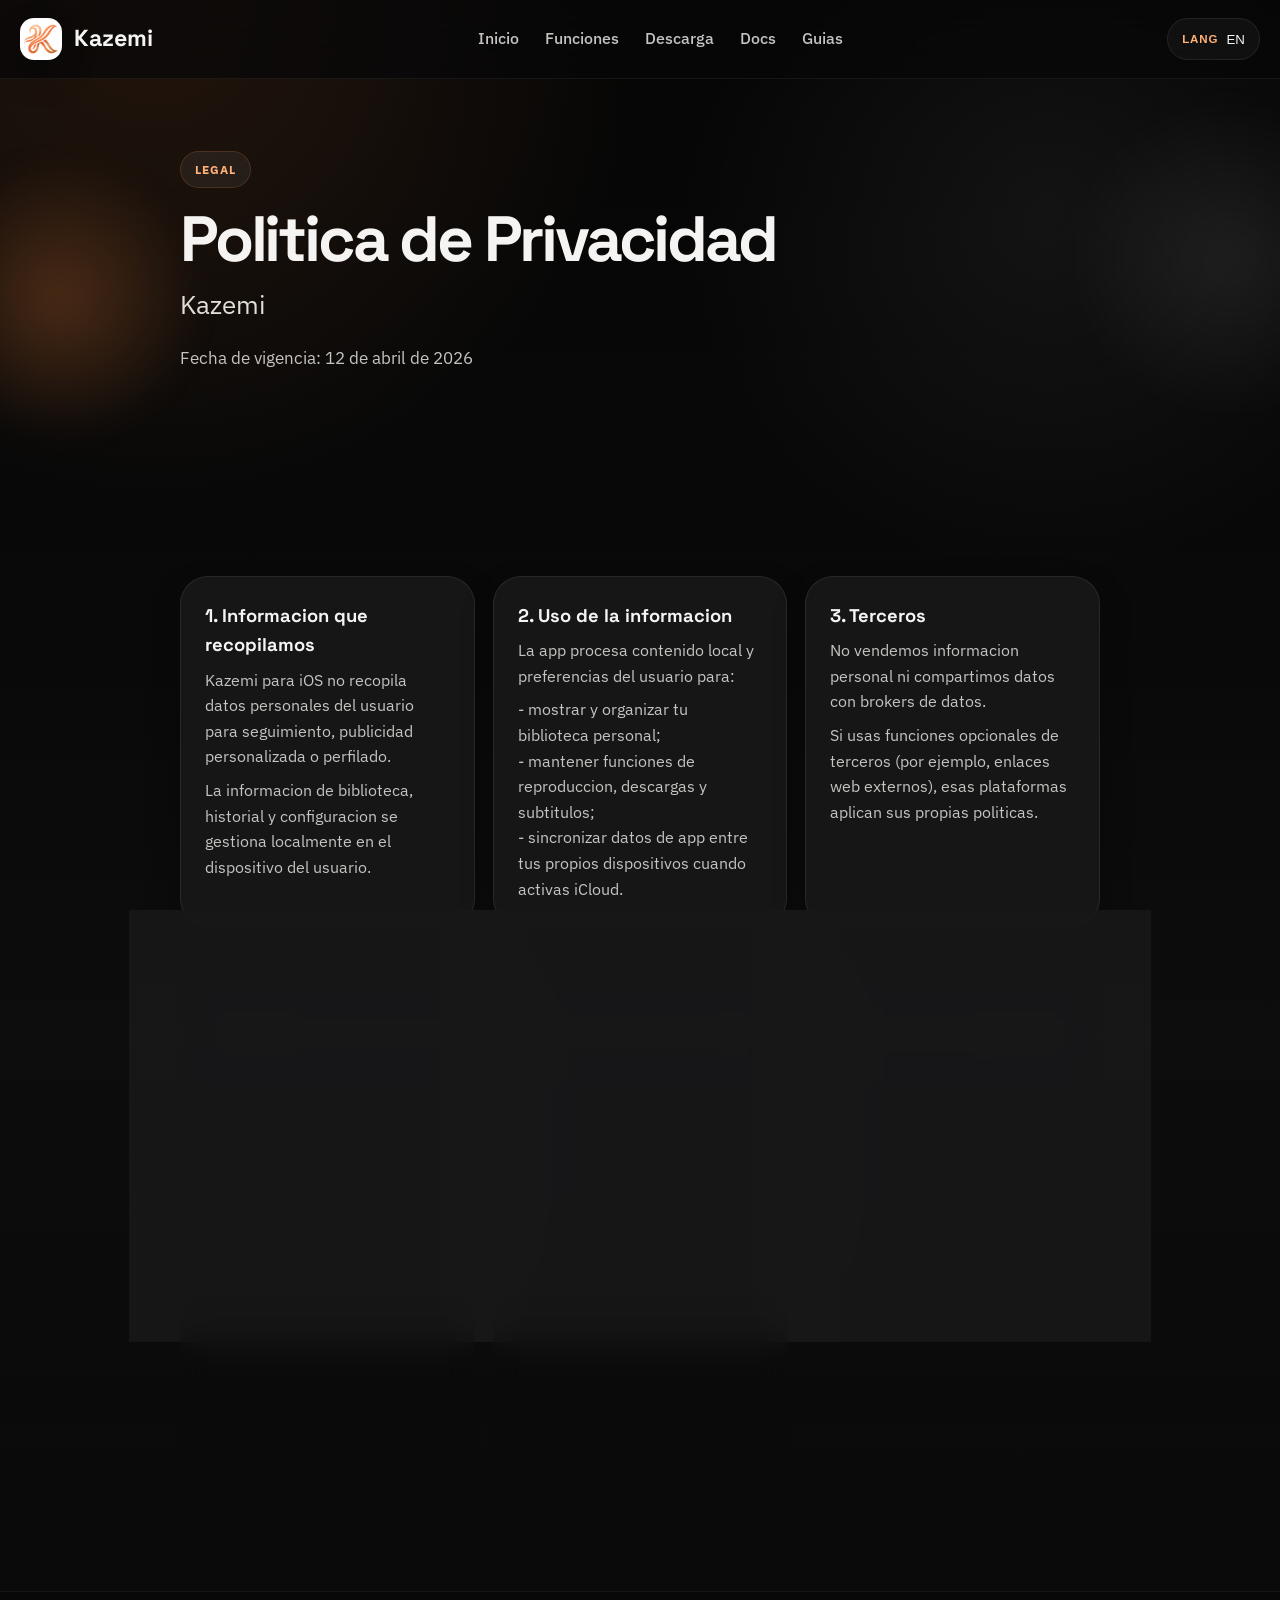
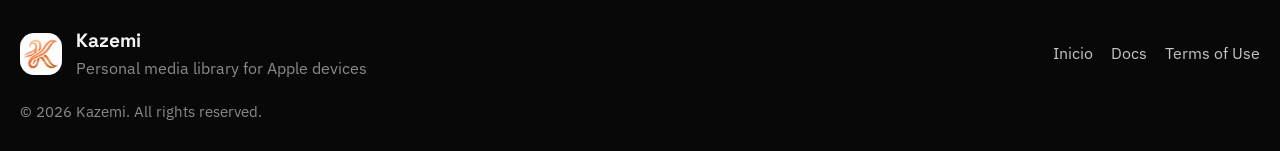
<file: privacy-policy.html>
<!DOCTYPE html>
<html lang="es" data-base-path=".">
<head>
    <meta charset="UTF-8">
    <meta name="viewport" content="width=device-width, initial-scale=1.0">
    <meta name="description" content="Politica de privacidad de Kazemi">
    <meta name="theme-color" content="#ff7a45">
    <title>Politica de Privacidad | Kazemi</title>
    <link rel="icon" type="image/png" href="Logo.png">
    <link rel="preconnect" href="https://fonts.googleapis.com">
    <link rel="preconnect" href="https://fonts.gstatic.com" crossorigin>
    <link href="https://fonts.googleapis.com/css2?family=Space+Grotesk:wght@400;500;700&family=IBM+Plex+Sans:wght@400;500;600&display=swap" rel="stylesheet">
    <link rel="stylesheet" href="css/styles.css">
</head>
<body>
    <nav class="navbar">
        <div class="container nav-container">
            <a href="index.html#home" class="logo">
                <img src="Logo.png" alt="Kazemi" class="logo-icon">
                <span class="logo-text">Kazemi</span>
            </a>

            <ul class="nav-links">
                <li><a href="index.html#home">Inicio</a></li>
                <li><a href="index.html#features">Funciones</a></li>
                <li><a href="index.html#download">Descarga</a></li>
                <li><a href="docs/index.html">Docs</a></li>
                <li><a href="index.html#guides">Guias</a></li>
            </ul>

            <div class="nav-right">
                <div class="language-selector">
                    <button class="lang-btn" id="langToggle">
                        <span class="lang-icon">LANG</span>
                        <span class="lang-current">EN</span>
                    </button>
                    <div class="lang-dropdown" id="langDropdown">
                        <button data-lang="en">English</button>
                        <button data-lang="es">Español</button>
                        <button data-lang="zh">中文</button>
                    </div>
                </div>
            </div>

            <button class="mobile-menu-btn" id="mobileMenuBtn" aria-label="Toggle menu">
                <span></span>
                <span></span>
                <span></span>
            </button>
        </div>
    </nav>

    <main>
        <section class="hero">
            <div class="hero-orb hero-orb-left"></div>
            <div class="hero-orb hero-orb-right"></div>
            <div class="container" style="max-width: 920px;">
                <div class="hero-copy" style="max-width: 920px;">
                    <span class="eyebrow">Legal</span>
                    <h1 class="hero-title" style="font-size: clamp(2.2rem, 7vw, 4rem);">Politica de Privacidad</h1>
                    <p class="hero-subtitle">Kazemi</p>
                    <p class="hero-description">Fecha de vigencia: 12 de abril de 2026</p>
                </div>
            </div>
        </section>

        <section class="guides">
            <div class="container" style="max-width: 920px;">
                <div class="story-points">
                    <article class="story-card">
                        <h3>1. Informacion que recopilamos</h3>
                        <p>Kazemi para iOS no recopila datos personales del usuario para seguimiento, publicidad personalizada o perfilado.</p>
                        <p>La informacion de biblioteca, historial y configuracion se gestiona localmente en el dispositivo del usuario.</p>
                    </article>

                    <article class="story-card">
                        <h3>2. Uso de la informacion</h3>
                        <p>La app procesa contenido local y preferencias del usuario para:</p>
                        <p>- mostrar y organizar tu biblioteca personal;
<br>- mantener funciones de reproduccion, descargas y subtitulos;
<br>- sincronizar datos de app entre tus propios dispositivos cuando activas iCloud.</p>
                    </article>

                    <article class="story-card">
                        <h3>3. Terceros</h3>
                        <p>No vendemos informacion personal ni compartimos datos con brokers de datos.</p>
                        <p>Si usas funciones opcionales de terceros (por ejemplo, enlaces web externos), esas plataformas aplican sus propias politicas.</p>
                    </article>

                    <article class="story-card">
                        <h3>4. Seguimiento y publicidad</h3>
                        <p>La version actual de iOS no realiza seguimiento entre apps o sitios web para fines publicitarios.</p>
                        <p>No se utilizan identificadores para tracking ni redes de anuncios en esta version publicada.</p>
                    </article>

                    <article class="story-card">
                        <h3>5. Conservacion y seguridad</h3>
                        <p>Los datos de uso de la app permanecen en tu dispositivo salvo que habilites sincronizacion de iCloud.</p>
                        <p>Aplicamos medidas razonables para proteger la informacion local y la integridad de la app.</p>
                    </article>

                    <article class="story-card">
                        <h3>6. Derechos del usuario</h3>
                        <p>Puedes eliminar tus datos locales en cualquier momento desinstalando la app o limpiando contenido desde ajustes.</p>
                        <p>Si usas iCloud, tambien puedes gestionar o eliminar esa informacion desde tu cuenta de Apple.</p>
                    </article>

                    <article class="story-card">
                        <h3>7. Contacto</h3>
                        <p>Para consultas sobre privacidad o solicitudes de datos, contactanos en:</p>
                        <p><strong>privacy@kazemi.app</strong></p>
                    </article>

                    <article class="story-card">
                        <h3>8. Cambios a esta politica</h3>
                        <p>Podemos actualizar esta Politica de Privacidad periodicamente. La version vigente se publica en esta pagina.</p>
                    </article>
                </div>
            </div>
        </section>
    </main>

    <footer class="footer">
        <div class="container footer-shell">
            <div class="footer-brand">
                <img src="Logo.png" alt="Kazemi" class="footer-logo">
                <div>
                    <span class="footer-text">Kazemi</span>
                    <p class="footer-tagline">Personal media library for Apple devices</p>
                </div>
            </div>

            <div class="footer-links">
                <a href="index.html">Inicio</a>
                <a href="docs/index.html">Docs</a>
                <a href="https://www.apple.com/legal/internet-services/itunes/dev/stdeula/" target="_blank">Terms of Use</a>
            </div>
        </div>
        <div class="container">
            <p class="footer-copyright">© 2026 Kazemi. All rights reserved.</p>
        </div>
    </footer>

    <script src="js/app.js"></script>
</body>
</html>
</file>
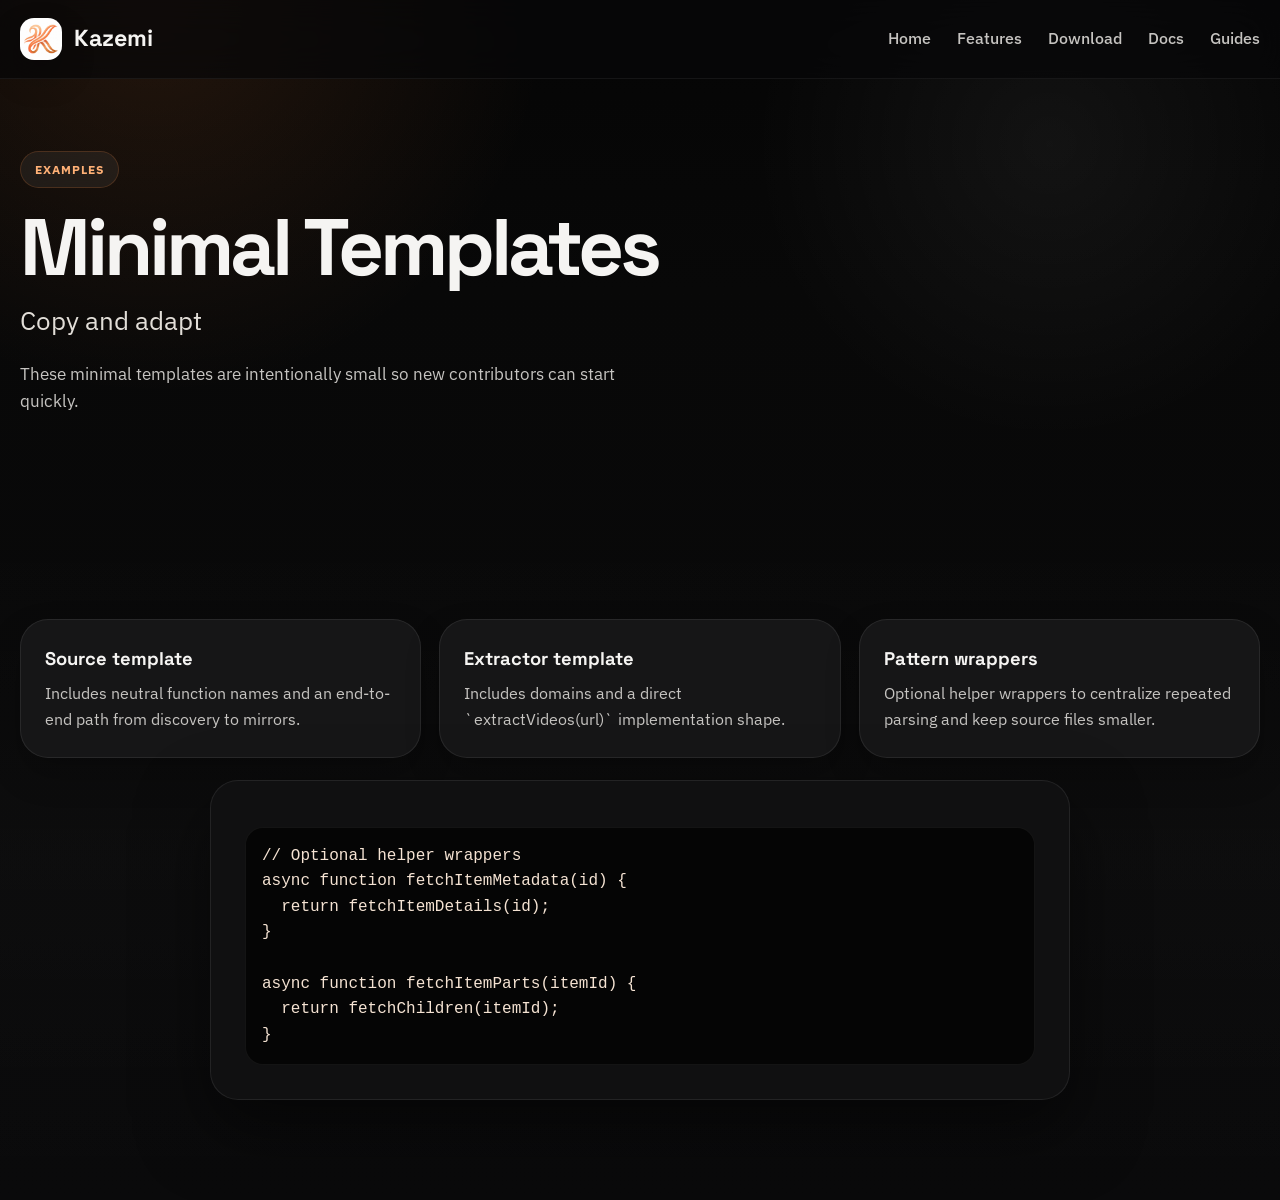
<file: docs/examples.html>
<!DOCTYPE html>
<html lang="en" data-base-path="..">
<head>
    <meta charset="UTF-8">
    <meta name="viewport" content="width=device-width, initial-scale=1.0">
    <meta name="description" content="Kazemi Docs - Extension examples.">
    <meta name="theme-color" content="#ff7a45">
    <title>Kazemi Docs - Examples</title>
    <link rel="icon" type="image/png" href="../Logo.png">
    <link rel="preconnect" href="https://fonts.googleapis.com">
    <link rel="preconnect" href="https://fonts.gstatic.com" crossorigin>
    <link href="https://fonts.googleapis.com/css2?family=Space+Grotesk:wght@400;500;700&family=IBM+Plex+Sans:wght@400;500;600&display=swap" rel="stylesheet">
    <link rel="stylesheet" href="../css/styles.css">
</head>
<body>
    <nav class="navbar">
        <div class="container nav-container">
            <a href="./index.html" class="logo">
                <img src="../Logo.png" alt="Kazemi" class="logo-icon">
                <span class="logo-text">Kazemi</span>
            </a>
            <ul class="nav-links">
                <li><a href="../index.html#home" data-i18n="nav.home">Home</a></li>
                <li><a href="../index.html#features" data-i18n="nav.features">Features</a></li>
                <li><a href="../index.html#download" data-i18n="nav.download">Download</a></li>
                <li><a href="./index.html" data-i18n="nav.docs">Docs</a></li>
                <li><a href="../index.html#guides" data-i18n="nav.guides">Guides</a></li>
            </ul>
        </div>
    </nav>

    <main>
        <section class="hero">
            <div class="container">
                <div class="hero-copy" style="max-width: 860px;">
                    <span class="eyebrow">Examples</span>
                    <h1 class="hero-title" style="font-size: clamp(3.2rem, 7vw, 5rem);">Minimal Templates</h1>
                    <p class="hero-subtitle">Copy and adapt</p>
                    <p class="hero-description">These minimal templates are intentionally small so new contributors can start quickly.</p>
                </div>
            </div>
        </section>

        <section class="guides">
            <div class="container">
                <div class="story-points">
                    <article class="story-card">
                        <h3>Source template</h3>
                        <p>Includes neutral function names and an end-to-end path from discovery to mirrors.</p>
                    </article>
                    <article class="story-card">
                        <h3>Extractor template</h3>
                        <p>Includes domains and a direct `extractVideos(url)` implementation shape.</p>
                    </article>
                    <article class="story-card">
                        <h3>Pattern wrappers</h3>
                        <p>Optional helper wrappers to centralize repeated parsing and keep source files smaller.</p>
                    </article>
                </div>

                <div class="modal-content" style="margin-top: 22px;">
                    <div class="modal-body">
<pre><code>// Optional helper wrappers
async function fetchItemMetadata(id) {
  return fetchItemDetails(id);
}

async function fetchItemParts(itemId) {
  return fetchChildren(itemId);
}</code></pre>
                    </div>
                </div>
            </div>
        </section>
    </main>
</body>
</html>
</file>
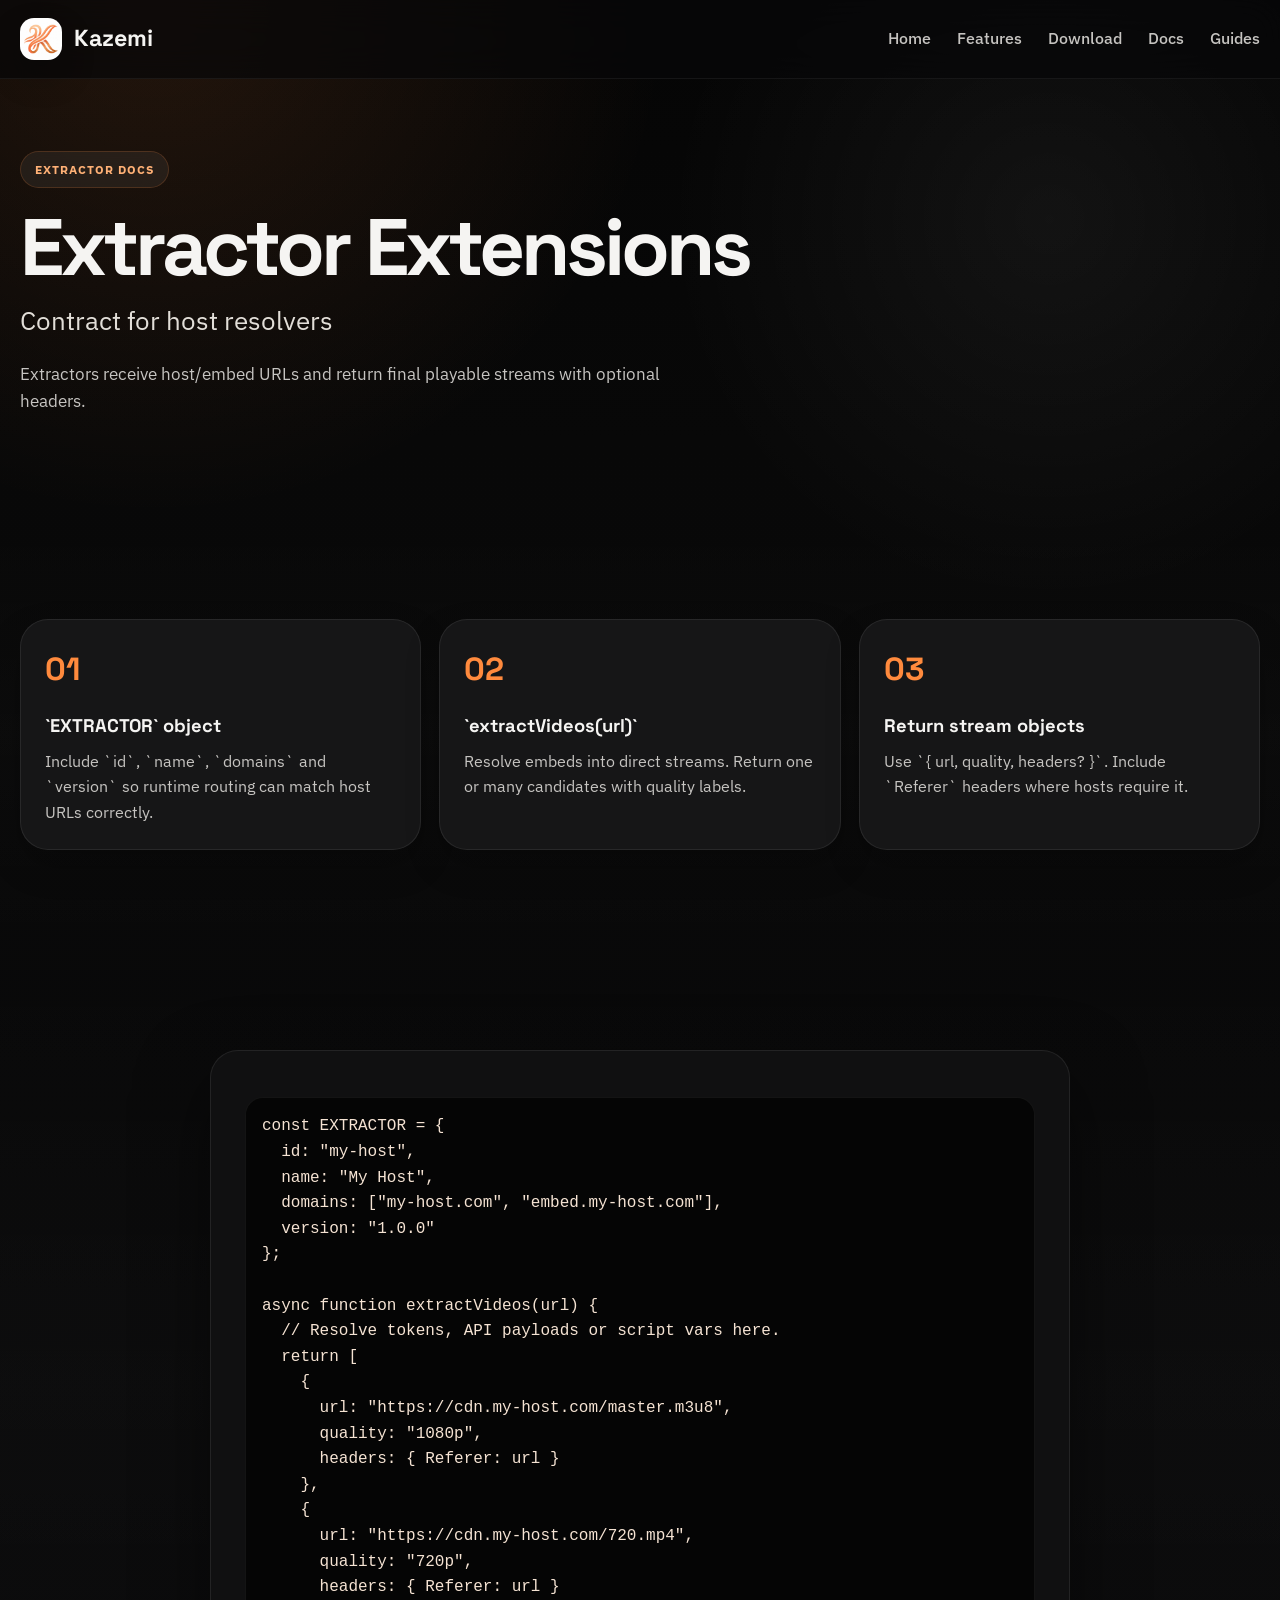
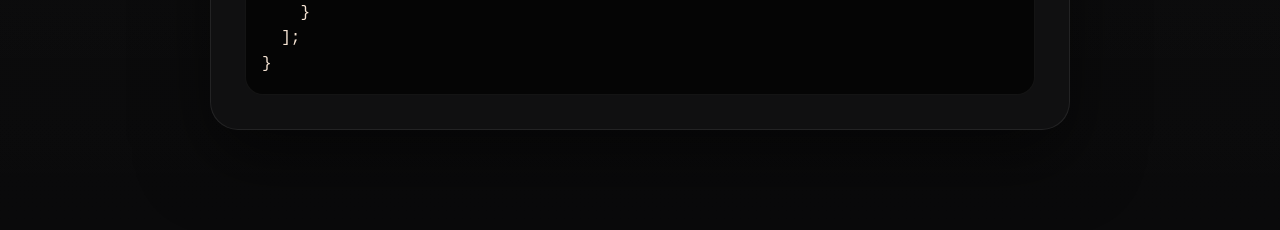
<file: docs/extractors.html>
<!DOCTYPE html>
<html lang="en" data-base-path="..">
<head>
    <meta charset="UTF-8">
    <meta name="viewport" content="width=device-width, initial-scale=1.0">
    <meta name="description" content="Kazemi Docs - Extractor extension syntax and output shape.">
    <meta name="theme-color" content="#ff7a45">
    <title>Kazemi Docs - Extractors</title>
    <link rel="icon" type="image/png" href="../Logo.png">
    <link rel="preconnect" href="https://fonts.googleapis.com">
    <link rel="preconnect" href="https://fonts.gstatic.com" crossorigin>
    <link href="https://fonts.googleapis.com/css2?family=Space+Grotesk:wght@400;500;700&family=IBM+Plex+Sans:wght@400;500;600&display=swap" rel="stylesheet">
    <link rel="stylesheet" href="../css/styles.css">
</head>
<body>
    <nav class="navbar">
        <div class="container nav-container">
            <a href="./index.html" class="logo">
                <img src="../Logo.png" alt="Kazemi" class="logo-icon">
                <span class="logo-text">Kazemi</span>
            </a>
            <ul class="nav-links">
                <li><a href="../index.html#home" data-i18n="nav.home">Home</a></li>
                <li><a href="../index.html#features" data-i18n="nav.features">Features</a></li>
                <li><a href="../index.html#download" data-i18n="nav.download">Download</a></li>
                <li><a href="./index.html" data-i18n="nav.docs">Docs</a></li>
                <li><a href="../index.html#guides" data-i18n="nav.guides">Guides</a></li>
            </ul>
        </div>
    </nav>

    <main>
        <section class="hero">
            <div class="container">
                <div class="hero-copy" style="max-width: 860px;">
                    <span class="eyebrow">Extractor Docs</span>
                    <h1 class="hero-title" style="font-size: clamp(3.2rem, 7vw, 5rem);">Extractor Extensions</h1>
                    <p class="hero-subtitle">Contract for host resolvers</p>
                    <p class="hero-description">Extractors receive host/embed URLs and return final playable streams with optional headers.</p>
                </div>
            </div>
        </section>

        <section class="workflow">
            <div class="container">
                <div class="workflow-grid">
                    <article class="workflow-card">
                        <span class="workflow-step">01</span>
                        <h3>`EXTRACTOR` object</h3>
                        <p>Include `id`, `name`, `domains` and `version` so runtime routing can match host URLs correctly.</p>
                    </article>
                    <article class="workflow-card">
                        <span class="workflow-step">02</span>
                        <h3>`extractVideos(url)`</h3>
                        <p>Resolve embeds into direct streams. Return one or many candidates with quality labels.</p>
                    </article>
                    <article class="workflow-card">
                        <span class="workflow-step">03</span>
                        <h3>Return stream objects</h3>
                        <p>Use `{ url, quality, headers? }`. Include `Referer` headers where hosts require it.</p>
                    </article>
                </div>
            </div>
        </section>

        <section class="guides">
            <div class="container">
                <div class="modal-content">
                    <div class="modal-body">
<pre><code>const EXTRACTOR = {
  id: "my-host",
  name: "My Host",
  domains: ["my-host.com", "embed.my-host.com"],
  version: "1.0.0"
};

async function extractVideos(url) {
  // Resolve tokens, API payloads or script vars here.
  return [
    {
      url: "https://cdn.my-host.com/master.m3u8",
      quality: "1080p",
      headers: { Referer: url }
    },
    {
      url: "https://cdn.my-host.com/720.mp4",
      quality: "720p",
      headers: { Referer: url }
    }
  ];
}</code></pre>
                    </div>
                </div>
            </div>
        </section>
    </main>
</body>
</html>
</file>
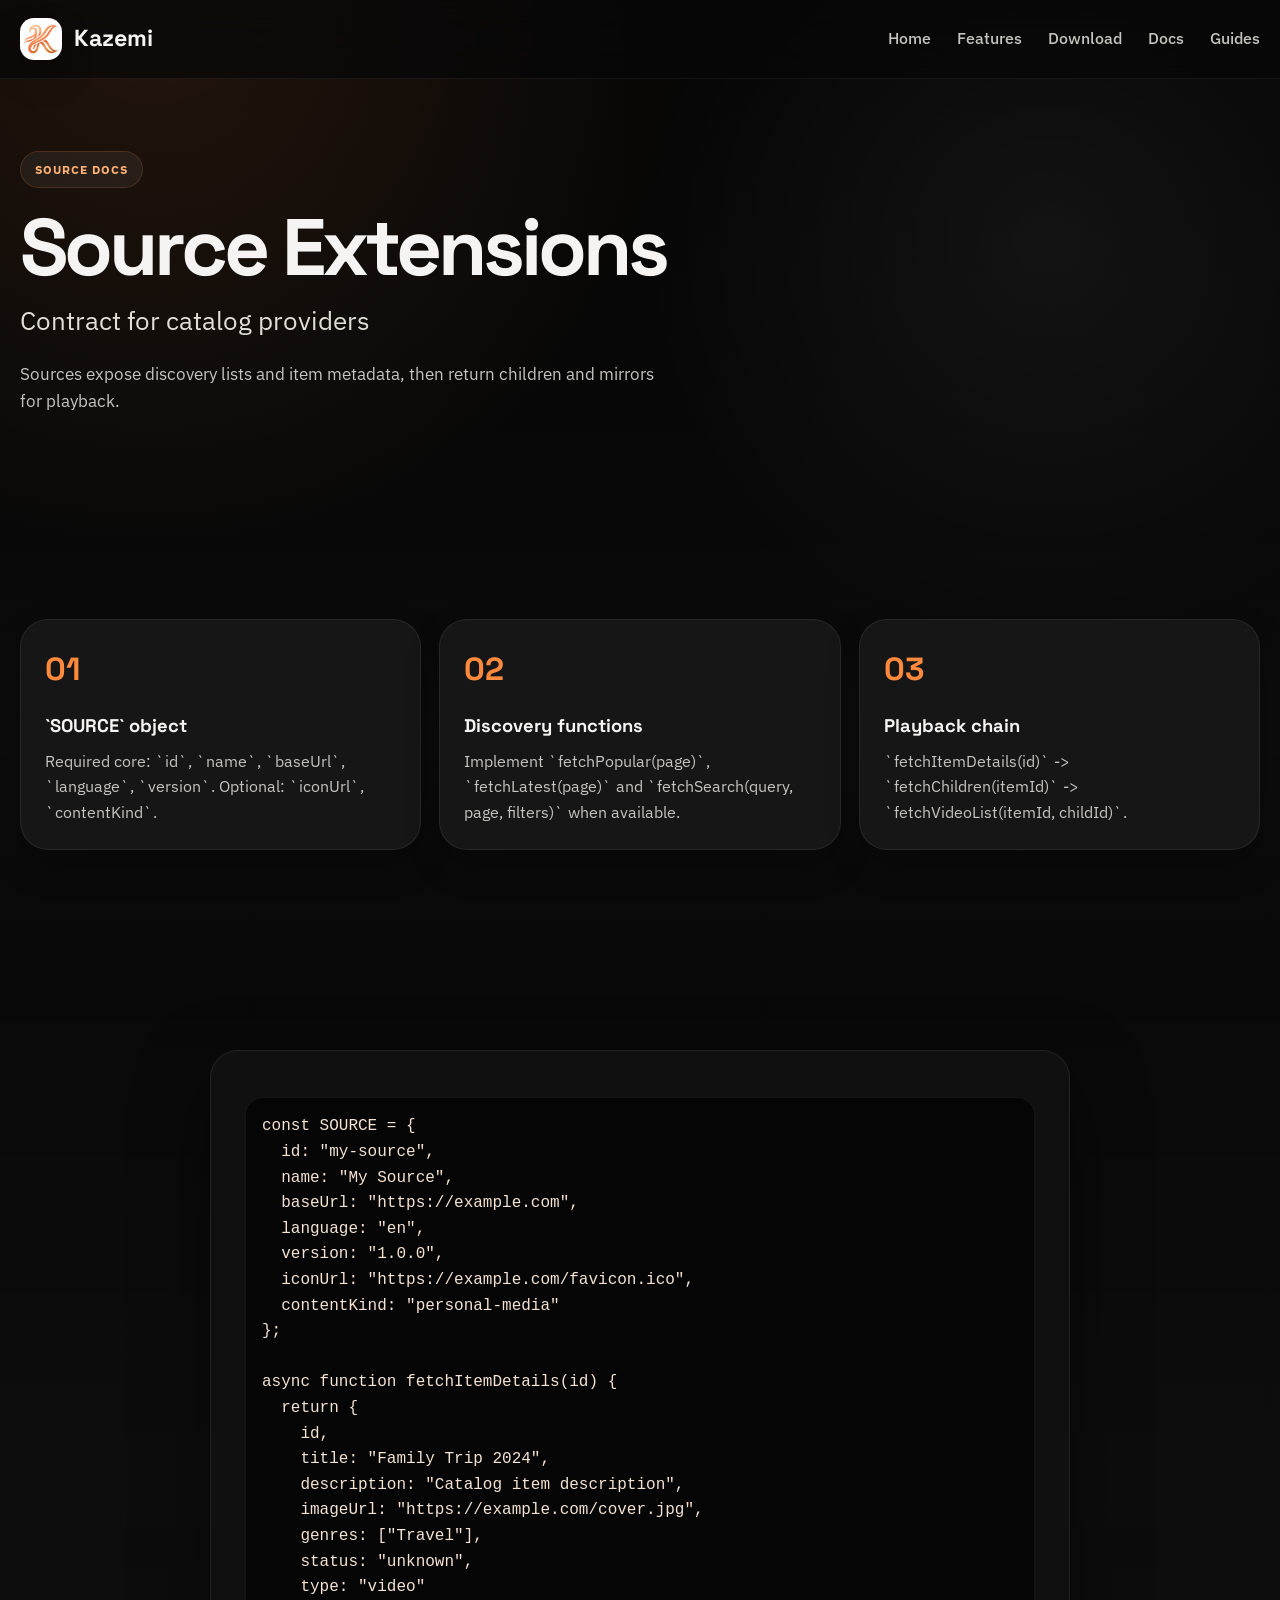
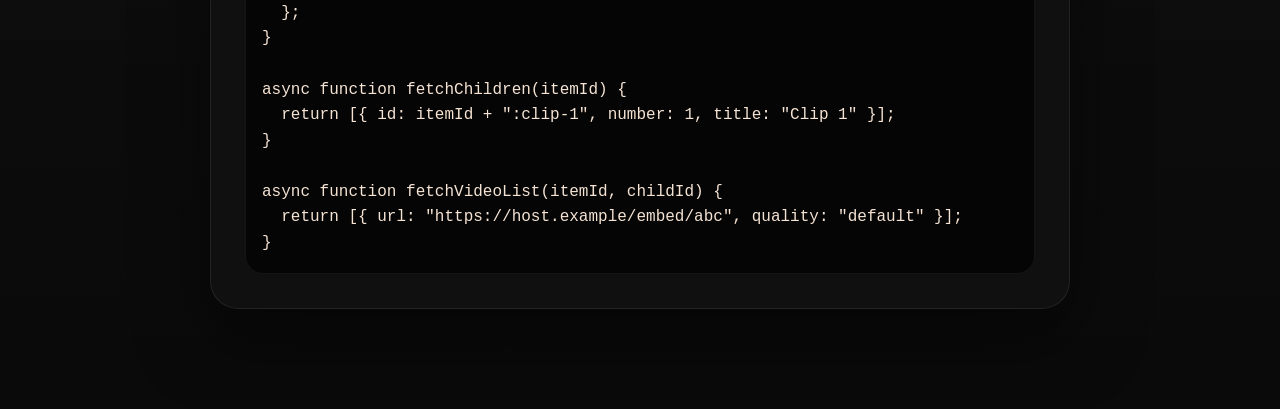
<file: docs/sources.html>
<!DOCTYPE html>
<html lang="en" data-base-path="..">
<head>
    <meta charset="UTF-8">
    <meta name="viewport" content="width=device-width, initial-scale=1.0">
    <meta name="description" content="Kazemi Docs - Source extension syntax and function contract.">
    <meta name="theme-color" content="#ff7a45">
    <title>Kazemi Docs - Sources</title>
    <link rel="icon" type="image/png" href="../Logo.png">
    <link rel="preconnect" href="https://fonts.googleapis.com">
    <link rel="preconnect" href="https://fonts.gstatic.com" crossorigin>
    <link href="https://fonts.googleapis.com/css2?family=Space+Grotesk:wght@400;500;700&family=IBM+Plex+Sans:wght@400;500;600&display=swap" rel="stylesheet">
    <link rel="stylesheet" href="../css/styles.css">
</head>
<body>
    <nav class="navbar">
        <div class="container nav-container">
            <a href="./index.html" class="logo">
                <img src="../Logo.png" alt="Kazemi" class="logo-icon">
                <span class="logo-text">Kazemi</span>
            </a>
            <ul class="nav-links">
                <li><a href="../index.html#home" data-i18n="nav.home">Home</a></li>
                <li><a href="../index.html#features" data-i18n="nav.features">Features</a></li>
                <li><a href="../index.html#download" data-i18n="nav.download">Download</a></li>
                <li><a href="./index.html" data-i18n="nav.docs">Docs</a></li>
                <li><a href="../index.html#guides" data-i18n="nav.guides">Guides</a></li>
            </ul>
        </div>
    </nav>

    <main>
        <section class="hero">
            <div class="container">
                <div class="hero-copy" style="max-width: 860px;">
                    <span class="eyebrow">Source Docs</span>
                    <h1 class="hero-title" style="font-size: clamp(3.2rem, 7vw, 5rem);">Source Extensions</h1>
                    <p class="hero-subtitle">Contract for catalog providers</p>
                    <p class="hero-description">Sources expose discovery lists and item metadata, then return children and mirrors for playback.</p>
                </div>
            </div>
        </section>

        <section class="workflow">
            <div class="container">
                <div class="workflow-grid">
                    <article class="workflow-card">
                        <span class="workflow-step">01</span>
                        <h3>`SOURCE` object</h3>
                        <p>Required core: `id`, `name`, `baseUrl`, `language`, `version`. Optional: `iconUrl`, `contentKind`.</p>
                    </article>
                    <article class="workflow-card">
                        <span class="workflow-step">02</span>
                        <h3>Discovery functions</h3>
                        <p>Implement `fetchPopular(page)`, `fetchLatest(page)` and `fetchSearch(query, page, filters)` when available.</p>
                    </article>
                    <article class="workflow-card">
                        <span class="workflow-step">03</span>
                        <h3>Playback chain</h3>
                        <p>`fetchItemDetails(id)` -> `fetchChildren(itemId)` -> `fetchVideoList(itemId, childId)`.</p>
                    </article>
                </div>
            </div>
        </section>

        <section class="guides">
            <div class="container">
                <div class="modal-content">
                    <div class="modal-body">
<pre><code>const SOURCE = {
  id: "my-source",
  name: "My Source",
  baseUrl: "https://example.com",
  language: "en",
  version: "1.0.0",
  iconUrl: "https://example.com/favicon.ico",
  contentKind: "personal-media"
};

async function fetchItemDetails(id) {
  return {
    id,
    title: "Family Trip 2024",
    description: "Catalog item description",
    imageUrl: "https://example.com/cover.jpg",
    genres: ["Travel"],
    status: "unknown",
    type: "video"
  };
}

async function fetchChildren(itemId) {
  return [{ id: itemId + ":clip-1", number: 1, title: "Clip 1" }];
}

async function fetchVideoList(itemId, childId) {
  return [{ url: "https://host.example/embed/abc", quality: "default" }];
}</code></pre>
                    </div>
                </div>
            </div>
        </section>
    </main>
</body>
</html>
</file>
<file: css/styles.css>
:root {
    --bg: #050505;
    --bg-elevated: #0b0b0c;
    --surface: rgba(24, 24, 26, 0.92);
    --surface-strong: rgba(31, 31, 34, 0.96);
    --surface-soft: rgba(255, 255, 255, 0.04);
    --surface-glass: rgba(255, 255, 255, 0.06);
    --ink: #f5f4f2;
    --ink-soft: #c6c4c1;
    --ink-muted: #8d8a86;
    --line: rgba(255, 255, 255, 0.08);
    --line-strong: rgba(255, 255, 255, 0.14);
    --brand: #ff8a3d;
    --brand-strong: #ff6a1a;
    --brand-soft: rgba(255, 138, 61, 0.14);
    --shadow: 0 28px 70px rgba(0, 0, 0, 0.5);
    --shadow-soft: 0 16px 34px rgba(0, 0, 0, 0.24);
    --radius-sm: 12px;
    --radius-md: 22px;
    --radius-lg: 34px;
    --radius-xl: 46px;
    --container: 1240px;
    --transition: 220ms ease;
}

* {
    box-sizing: border-box;
    margin: 0;
    padding: 0;
}

html {
    scroll-behavior: smooth;
}

body {
    font-family: "IBM Plex Sans", "Segoe UI", sans-serif;
    color: var(--ink);
    background:
        radial-gradient(circle at 12% 0%, rgba(255, 138, 61, 0.12), transparent 24%),
        radial-gradient(circle at 82% 12%, rgba(255, 255, 255, 0.05), transparent 20%),
        linear-gradient(180deg, #050505 0%, #080808 24%, #0a0a0b 100%);
    line-height: 1.6;
    overflow-x: hidden;
}

a {
    color: inherit;
    text-decoration: none;
}

img {
    display: block;
    max-width: 100%;
}

.container {
    width: min(var(--container), calc(100% - 40px));
    margin: 0 auto;
}

.eyebrow {
    display: inline-flex;
    align-items: center;
    gap: 8px;
    padding: 8px 14px;
    border-radius: 999px;
    background: var(--surface-glass);
    border: 1px solid rgba(255, 138, 61, 0.18);
    color: #ffb176;
    font-size: 0.76rem;
    font-weight: 700;
    letter-spacing: 0.08em;
    text-transform: uppercase;
    backdrop-filter: blur(12px);
}

.section-header {
    text-align: center;
    margin-bottom: 56px;
}

.section-title,
.hero-title {
    font-family: "Space Grotesk", sans-serif;
    letter-spacing: -0.05em;
    line-height: 0.98;
}

.section-title {
    font-size: clamp(2.5rem, 5vw, 4.3rem);
    margin-top: 18px;
}

.section-title-left,
.section-subtitle-left {
    text-align: left;
}

.section-subtitle {
    width: min(720px, 100%);
    margin: 16px auto 0;
    color: var(--ink-soft);
    font-size: 1.05rem;
}

.section-subtitle-left {
    margin-inline: 0;
}

.btn {
    display: inline-flex;
    align-items: center;
    justify-content: center;
    gap: 10px;
    min-height: 54px;
    padding: 0 24px;
    border-radius: 999px;
    font-weight: 600;
    border: 1px solid transparent;
    cursor: pointer;
    transition: transform var(--transition), box-shadow var(--transition), background var(--transition), border-color var(--transition);
}

.btn:hover {
    transform: translateY(-1px);
}

.btn-primary {
    color: #fff;
    background: linear-gradient(135deg, var(--brand) 0%, var(--brand-strong) 100%);
    box-shadow: 0 18px 40px rgba(255, 106, 26, 0.28);
}

.btn-secondary {
    color: var(--ink);
    background: rgba(255, 255, 255, 0.06);
    border-color: var(--line);
    backdrop-filter: blur(14px);
}

.navbar {
    position: sticky;
    top: 0;
    z-index: 1000;
    backdrop-filter: blur(18px);
    background: rgba(8, 8, 9, 0.72);
    border-bottom: 1px solid rgba(255, 255, 255, 0.06);
}

.nav-container {
    display: flex;
    align-items: center;
    justify-content: space-between;
    min-height: 78px;
    gap: 18px;
}

.logo {
    display: inline-flex;
    align-items: center;
    gap: 12px;
}

.logo-icon {
    width: 42px;
    height: 42px;
    border-radius: 14px;
    box-shadow: var(--shadow-soft);
}

.logo-text {
    font-family: "Space Grotesk", sans-serif;
    font-size: 1.45rem;
    font-weight: 700;
}

.nav-links {
    display: flex;
    align-items: center;
    gap: 26px;
    list-style: none;
}

.nav-links a {
    color: var(--ink-soft);
    font-weight: 500;
}

.nav-links a:hover {
    color: var(--ink);
}

.nav-right {
    display: flex;
    align-items: center;
}

.language-selector {
    position: relative;
}

.lang-btn {
    display: inline-flex;
    align-items: center;
    gap: 8px;
    min-height: 42px;
    padding: 0 14px;
    border-radius: 999px;
    border: 1px solid var(--line);
    background: rgba(255, 255, 255, 0.04);
    color: var(--ink);
    cursor: pointer;
}

.lang-icon {
    font-size: 0.72rem;
    letter-spacing: 0.08em;
    font-weight: 700;
    color: #ffb176;
}

.lang-dropdown {
    display: none;
    position: absolute;
    right: 0;
    top: calc(100% + 10px);
    min-width: 150px;
    padding: 8px;
    border-radius: 16px;
    background: var(--surface-strong);
    border: 1px solid var(--line);
    box-shadow: var(--shadow-soft);
}

.lang-dropdown.active {
    display: grid;
    gap: 4px;
}

.lang-dropdown button {
    border: 0;
    background: transparent;
    padding: 10px 12px;
    border-radius: 10px;
    text-align: left;
    cursor: pointer;
    color: var(--ink-soft);
}

.lang-dropdown button:hover {
    background: rgba(255, 255, 255, 0.06);
    color: var(--ink);
}

.mobile-menu-btn {
    display: none;
    flex-direction: column;
    gap: 5px;
    border: 0;
    background: transparent;
    padding: 8px;
}

.mobile-menu-btn span {
    width: 24px;
    height: 2px;
    background: var(--ink);
}

.hero {
    position: relative;
    padding: 72px 0 104px;
}

.hero-orb {
    position: absolute;
    border-radius: 999px;
    filter: blur(16px);
    pointer-events: none;
}

.hero-orb-left {
    top: 80px;
    left: -80px;
    width: 280px;
    height: 280px;
    background: radial-gradient(circle, rgba(255, 138, 61, 0.24), transparent 72%);
}

.hero-orb-right {
    top: 10px;
    right: -120px;
    width: 340px;
    height: 340px;
    background: radial-gradient(circle, rgba(255, 255, 255, 0.07), transparent 70%);
}

.hero-shell {
    display: grid;
    grid-template-columns: minmax(0, 0.95fr) minmax(0, 1.05fr);
    align-items: center;
    gap: 48px;
}

.hero-copy {
    position: relative;
    z-index: 1;
}

.hero-title {
    font-size: clamp(4.2rem, 10vw, 7.2rem);
    margin-top: 20px;
}

.hero-subtitle {
    margin-top: 14px;
    font-size: clamp(1.2rem, 2vw, 1.72rem);
    color: #e2ded8;
}

.hero-description {
    margin-top: 18px;
    max-width: 640px;
    color: var(--ink-soft);
    font-size: 1.08rem;
}

.hero-actions {
    display: flex;
    flex-wrap: wrap;
    gap: 14px;
    margin-top: 28px;
}

.hero-meta {
    display: flex;
    flex-wrap: wrap;
    gap: 10px;
    margin-top: 20px;
}

.meta-pill,
.chip {
    display: inline-flex;
    align-items: center;
    min-height: 38px;
    padding: 0 14px;
    border-radius: 999px;
    background: rgba(255, 255, 255, 0.05);
    border: 1px solid var(--line);
    color: var(--ink-soft);
    font-size: 0.9rem;
    backdrop-filter: blur(14px);
}

.chip-accent {
    background: var(--brand-soft);
    border-color: rgba(255, 138, 61, 0.22);
    color: #ffb176;
}

.hero-note {
    margin-top: 18px;
    color: var(--ink-muted);
    max-width: 620px;
    font-size: 0.95rem;
}

.hero-visual {
    position: relative;
}

.device-stack {
    position: relative;
    min-height: 780px;
}

.desktop-shot {
    position: absolute;
    inset: 0 0 90px 40px;
    padding: 0;
    border-radius: 32px;
    background: linear-gradient(180deg, #202033 0%, #17171c 100%);
    border: 1px solid rgba(255, 255, 255, 0.08);
    box-shadow: var(--shadow);
    overflow: hidden;
}

.desktop-bar {
    display: flex;
    align-items: center;
    gap: 14px;
    height: 58px;
    padding: 0 20px;
    background: linear-gradient(180deg, rgba(34, 34, 52, 0.98), rgba(23, 23, 28, 0.98));
    border-bottom: 1px solid rgba(255, 255, 255, 0.05);
}

.desktop-bar strong {
    color: rgba(255, 255, 255, 0.72);
    font-family: "Space Grotesk", sans-serif;
    font-size: 1.15rem;
}

.desktop-lights {
    display: flex;
    gap: 8px;
}

.desktop-lights span {
    width: 13px;
    height: 13px;
    border-radius: 50%;
}

.desktop-lights span:nth-child(1) {
    background: #ff5f57;
}

.desktop-lights span:nth-child(2) {
    background: #febc2e;
}

.desktop-lights span:nth-child(3) {
    background: #28c840;
}

.desktop-body {
    position: relative;
    min-height: calc(100% - 58px);
    padding: 30px 28px 34px;
    background: #1b1b1c;
}

.desktop-tabs {
    display: inline-flex;
    align-items: center;
    gap: 8px;
    padding: 6px;
    border-radius: 999px;
    background: rgba(255, 255, 255, 0.04);
    border: 1px solid rgba(255, 255, 255, 0.07);
}

.desktop-pill {
    min-height: 44px;
    padding: 0 20px;
    display: inline-flex;
    align-items: center;
    justify-content: center;
    border-radius: 999px;
    color: rgba(255, 255, 255, 0.78);
    font-weight: 600;
}

.desktop-pill.active {
    background: rgba(255, 138, 61, 0.16);
    color: var(--brand);
}

.desktop-actions {
    position: absolute;
    top: 28px;
    right: 24px;
    display: flex;
    gap: 12px;
}

.circle-btn {
    width: 54px;
    height: 54px;
    display: grid;
    place-items: center;
    border-radius: 50%;
    background: rgba(255, 255, 255, 0.04);
    border: 1px solid rgba(255, 255, 255, 0.08);
    color: rgba(255, 255, 255, 0.9);
    font-size: 1.4rem;
}

.desktop-heading {
    margin-top: 48px;
    font-family: "Space Grotesk", sans-serif;
    font-size: clamp(2.2rem, 4vw, 3.5rem);
    font-weight: 700;
    letter-spacing: -0.04em;
}

.desktop-empty {
    margin-top: 26px;
    padding: 70px 34px;
    border-top: 1px solid rgba(255, 255, 255, 0.08);
    border-bottom: 1px solid rgba(255, 255, 255, 0.08);
    display: grid;
    place-items: center;
    text-align: center;
    gap: 12px;
    color: var(--ink-soft);
}

.empty-icon {
    font-size: 3rem;
    color: rgba(255, 255, 255, 0.42);
}

.desktop-empty h3 {
    font-family: "Space Grotesk", sans-serif;
    font-size: 1.8rem;
    color: var(--ink);
}

.phone-shot {
    position: absolute;
    right: 0;
    bottom: 0;
    width: min(320px, 48%);
    height: 660px;
    border-radius: 42px;
    padding: 20px 16px 18px;
    background: linear-gradient(180deg, #020202 0%, #0b0b0b 100%);
    border: 1px solid rgba(255, 255, 255, 0.08);
    box-shadow: 0 26px 60px rgba(0, 0, 0, 0.5);
    overflow: hidden;
}

.phone-shot::before {
    content: "";
    position: absolute;
    top: 8px;
    left: 50%;
    transform: translateX(-50%);
    width: 110px;
    height: 24px;
    border-radius: 999px;
    background: #0c0c0c;
    border: 1px solid rgba(255, 255, 255, 0.04);
}

.phone-status {
    display: flex;
    justify-content: space-between;
    align-items: center;
    padding: 18px 8px 8px;
    color: rgba(255, 255, 255, 0.92);
    font-weight: 600;
}

.phone-scroll {
    position: relative;
    height: calc(100% - 96px);
    padding: 18px 4px 120px;
}

.phone-top-action {
    position: absolute;
    top: 6px;
    right: 0;
    width: 62px;
    height: 62px;
    display: grid;
    place-items: center;
    border-radius: 50%;
    background: rgba(255, 255, 255, 0.08);
    border: 1px solid rgba(255, 255, 255, 0.08);
    font-size: 1.8rem;
}

.phone-scroll h3 {
    margin-top: 58px;
    font-family: "Space Grotesk", sans-serif;
    font-size: 3.2rem;
    letter-spacing: -0.05em;
}

.phone-search {
    margin-top: 20px;
    min-height: 60px;
    padding: 0 26px;
    display: flex;
    align-items: center;
    border-radius: 999px;
    background: #1c1c1f;
    color: #8d8d94;
    font-size: 1.12rem;
}

.phone-search::before {
    content: "⌕";
    margin-right: 14px;
    font-size: 1.4rem;
    color: rgba(255, 255, 255, 0.9);
}

.phone-filters {
    display: flex;
    gap: 12px;
    margin-top: 18px;
    overflow: hidden;
}

.filter-chip {
    min-height: 44px;
    padding: 0 18px;
    display: inline-flex;
    align-items: center;
    justify-content: center;
    border-radius: 999px;
    background: #151517;
    color: rgba(255, 255, 255, 0.9);
    font-weight: 600;
}

.filter-chip.active {
    background: var(--brand);
    color: white;
}

.phone-list {
    display: grid;
    gap: 18px;
    margin-top: 22px;
}

.phone-card {
    display: grid;
    grid-template-columns: 104px 1fr;
    gap: 18px;
    padding: 18px;
    border-radius: 28px;
    background: #0d0d0e;
    border: 1px solid rgba(255, 255, 255, 0.04);
}

.phone-card::after {
    content: "›";
    position: absolute;
    opacity: 0;
}

.poster {
    border-radius: 22px;
    min-height: 154px;
    background-size: cover;
    background-position: center;
}

.poster-one {
    background: linear-gradient(145deg, #efd4cc 0%, #f5f4d8 42%, #b67cb0 100%);
}

.poster-two {
    background: linear-gradient(145deg, #f1dfc8 0%, #fff7e8 48%, #7f8fd8 100%);
}

.poster-three {
    background: linear-gradient(145deg, #e8e9dc 0%, #d8d8d8 46%, #767f97 100%);
}

.phone-copy {
    display: flex;
    flex-direction: column;
    justify-content: center;
}

.phone-copy h4 {
    font-family: "Space Grotesk", sans-serif;
    font-size: 1.05rem;
    line-height: 1.12;
}

.phone-copy p {
    margin-top: 10px;
    color: #8f8f95;
    font-size: 0.98rem;
}

.phone-copy span {
    margin-top: 8px;
    color: #73737a;
    font-size: 0.96rem;
}

.phone-tabbar {
    position: absolute;
    left: 12px;
    right: 12px;
    bottom: 12px;
    min-height: 84px;
    padding: 12px 16px;
    display: grid;
    grid-template-columns: repeat(5, 1fr);
    align-items: center;
    gap: 10px;
    border-radius: 999px;
    background: rgba(34, 34, 36, 0.84);
    backdrop-filter: blur(22px);
    border: 1px solid rgba(255, 255, 255, 0.08);
    box-shadow: 0 18px 40px rgba(0, 0, 0, 0.35);
}

.tab-item {
    color: rgba(255, 255, 255, 0.88);
    text-align: center;
    font-size: 0.76rem;
    line-height: 1.2;
}

.tab-item.active {
    color: var(--brand);
    font-weight: 700;
}

.story,
.features,
.workflow,
.download,
.guides,
.support {
    position: relative;
    padding: 100px 0;
}

.story::before,
.features::before,
.workflow::before,
.download::before,
.guides::before,
.support::before {
    content: "";
    position: absolute;
    inset: 0;
    pointer-events: none;
    background: linear-gradient(180deg, transparent, rgba(255, 255, 255, 0.015), transparent);
}

.story-grid {
    display: grid;
    grid-template-columns: 0.95fr 1.05fr;
    gap: 30px;
    align-items: start;
}

.story-points,
.workflow-grid,
.support-tiers,
.features-grid,
.guides-grid {
    display: grid;
    gap: 18px;
}

.story-points {
    grid-template-columns: repeat(3, 1fr);
}

.story-card,
.workflow-card,
.feature-card,
.guide-card,
.download-card,
.tier-card {
    background: var(--surface);
    border: 1px solid var(--line);
    border-radius: 28px;
    box-shadow: var(--shadow-soft);
    backdrop-filter: blur(16px);
}

.story-card,
.workflow-card,
.download-card,
.tier-card,
.guide-card,
.feature-card {
    padding: 24px;
}

.story-card h3,
.workflow-card h3,
.feature-card h3,
.guide-card h3,
.download-card h3 {
    font-family: "Space Grotesk", sans-serif;
    font-size: 1.15rem;
}

.download-card .btn {
    margin-top: 18px;
}

.story-card p,
.workflow-card p,
.feature-card p,
.guide-card p,
.download-card p,
.support-description,
.tier-card p {
    margin-top: 8px;
    color: var(--ink-soft);
}

.features-grid {
    grid-template-columns: repeat(4, 1fr);
}

.feature-card-wide {
    grid-column: span 2;
}

.feature-icon,
.guide-icon,
.download-icon {
    width: 52px;
    height: 52px;
    display: grid;
    place-items: center;
    font-size: 1.4rem;
    border-radius: 16px;
    background: linear-gradient(135deg, rgba(255, 138, 61, 0.2), rgba(255, 138, 61, 0.08));
    border: 1px solid rgba(255, 138, 61, 0.16);
    margin-bottom: 16px;
}

.workflow-grid {
    grid-template-columns: repeat(3, 1fr);
}

.workflow-step {
    display: inline-block;
    margin-bottom: 16px;
    color: var(--brand);
    font-family: "Space Grotesk", sans-serif;
    font-size: 2rem;
    font-weight: 700;
}

.download-shell,
.support-shell {
    display: grid;
    grid-template-columns: 0.95fr 1.05fr;
    gap: 28px;
    align-items: start;
}

.download-stack,
.support-tiers {
    grid-template-columns: repeat(2, 1fr);
}

.featured-card,
.tier-card.featured {
    background: linear-gradient(180deg, rgba(36, 22, 13, 0.92), rgba(27, 18, 12, 0.92));
    border-color: rgba(255, 138, 61, 0.22);
}

.requirements {
    margin-top: 28px;
}

.requirements h3 {
    font-family: "Space Grotesk", sans-serif;
    font-size: 1.1rem;
}

.requirements-list {
    margin-top: 12px;
    padding-left: 18px;
    color: var(--ink-soft);
}

.tier-amount {
    font-family: "Space Grotesk", sans-serif;
    font-size: 1.45rem;
    color: var(--brand);
    letter-spacing: -0.03em;
}

.guides-grid {
    grid-template-columns: repeat(3, 1fr);
}

.guide-card {
    transition: transform var(--transition), box-shadow var(--transition), border-color var(--transition), background var(--transition);
}

.guide-card:hover,
.feature-card:hover,
.workflow-card:hover,
.story-card:hover,
.download-card:hover,
.tier-card:hover {
    transform: translateY(-3px);
    box-shadow: var(--shadow);
    border-color: var(--line-strong);
    background: rgba(30, 30, 33, 0.98);
}

.modal {
    display: none;
    position: fixed;
    inset: 0;
    padding: 28px 16px;
    background: rgba(3, 3, 4, 0.82);
    z-index: 2000;
    overflow-y: auto;
    backdrop-filter: blur(10px);
}

.modal.active {
    display: block;
}

.modal-content {
    position: relative;
    width: min(860px, 100%);
    margin: 0 auto;
    padding: 34px;
    border-radius: 28px;
    background: #101011;
    border: 1px solid var(--line);
    box-shadow: var(--shadow);
}

.modal-close {
    position: absolute;
    top: 14px;
    right: 14px;
    width: 38px;
    height: 38px;
    border-radius: 999px;
    border: 1px solid var(--line);
    background: rgba(255, 255, 255, 0.05);
    color: var(--ink);
    font-size: 1.3rem;
    cursor: pointer;
}

.modal-body h2,
.modal-body h3 {
    font-family: "Space Grotesk", sans-serif;
}

.modal-body h2 {
    margin-bottom: 18px;
}

.modal-body h3 {
    margin: 22px 0 12px;
}

.modal-body p,
.modal-body li {
    color: var(--ink-soft);
}

.modal-body ul,
.modal-body ol {
    padding-left: 22px;
}

.modal-body pre {
    padding: 16px;
    margin-top: 12px;
    border-radius: 18px;
    background: #050505;
    color: #f5e3d3;
    border: 1px solid rgba(255, 255, 255, 0.06);
    overflow: auto;
}

.modal-body code {
    font-family: ui-monospace, SFMono-Regular, Menlo, monospace;
}

.modal-body .step {
    margin-top: 14px;
    padding: 18px;
    border-radius: 18px;
    background: rgba(255, 255, 255, 0.04);
    border: 1px solid rgba(255, 255, 255, 0.06);
}

.footer {
    padding: 34px 0 28px;
    border-top: 1px solid rgba(255, 255, 255, 0.06);
    background: rgba(0, 0, 0, 0.22);
}

.footer-shell {
    display: flex;
    align-items: center;
    justify-content: space-between;
    gap: 18px;
}

.footer-brand {
    display: flex;
    align-items: center;
    gap: 14px;
}

.footer-logo {
    width: 42px;
    height: 42px;
    border-radius: 14px;
}

.footer-text {
    display: block;
    font-family: "Space Grotesk", sans-serif;
    font-size: 1.2rem;
    font-weight: 700;
}

.footer-tagline,
.footer-copyright {
    color: var(--ink-muted);
}

.footer-links {
    display: flex;
    gap: 18px;
    color: var(--ink-soft);
}

.footer-links a:hover {
    color: var(--ink);
}

.footer-copyright {
    margin-top: 18px;
    font-size: 0.92rem;
}

@media (max-width: 1180px) {
    .hero-shell,
    .story-grid,
    .download-shell,
    .support-shell {
        grid-template-columns: 1fr;
    }

    .hero-visual {
        margin-top: 20px;
    }

    .device-stack {
        min-height: 860px;
    }

    .desktop-shot {
        inset: 0 0 180px 0;
    }

    .phone-shot {
        right: 18px;
    }

    .features-grid {
        grid-template-columns: repeat(2, 1fr);
    }

    .guides-grid,
    .story-points,
    .workflow-grid,
    .download-stack,
    .support-tiers {
        grid-template-columns: repeat(2, 1fr);
    }
}

@media (max-width: 820px) {
    .nav-links,
    .nav-right {
        display: none;
    }

    .mobile-menu-btn {
        display: flex;
    }

    .hero {
        padding: 42px 0 72px;
    }

    .hero-title {
        font-size: clamp(3.2rem, 16vw, 4.8rem);
    }

    .device-stack {
        min-height: 760px;
    }

    .desktop-shot {
        inset: 0 0 180px 0;
        border-radius: 28px;
    }

    .desktop-body {
        padding: 22px 18px 24px;
    }

    .desktop-tabs {
        max-width: 100%;
        overflow: auto;
    }

    .desktop-pill {
        white-space: nowrap;
    }

    .desktop-actions {
        position: static;
        margin-top: 18px;
        justify-content: flex-end;
    }

    .desktop-heading {
        margin-top: 24px;
        font-size: 2.3rem;
    }

    .desktop-empty {
        padding: 44px 18px;
    }

    .phone-shot {
        width: 280px;
        height: 590px;
        right: 0;
    }

    .phone-scroll h3 {
        font-size: 2.5rem;
    }

    .phone-card {
        grid-template-columns: 82px 1fr;
        gap: 14px;
        padding: 14px;
    }

    .poster {
        min-height: 120px;
        border-radius: 18px;
    }

    .phone-tabbar {
        min-height: 72px;
        font-size: 0.72rem;
    }

    .features-grid,
    .guides-grid,
    .story-points,
    .workflow-grid,
    .download-stack,
    .support-tiers {
        grid-template-columns: 1fr;
    }

    .feature-card-wide {
        grid-column: span 1;
    }

    .section-header {
        margin-bottom: 36px;
    }

    .story,
    .features,
    .workflow,
    .download,
    .guides,
    .support {
        padding: 72px 0;
    }

    .footer-shell {
        flex-direction: column;
        align-items: flex-start;
    }
}

@media (max-width: 640px) {
    .container {
        width: min(var(--container), calc(100% - 24px));
    }

    .btn {
        width: 100%;
    }

    .hero-actions {
        display: grid;
    }

    .device-stack {
        min-height: auto;
        display: grid;
        gap: 18px;
    }

    .desktop-shot,
    .phone-shot {
        position: relative;
        inset: auto;
    }

    .desktop-shot {
        min-height: 520px;
    }

    .phone-shot {
        width: 100%;
        height: auto;
        min-height: 640px;
    }

    .phone-scroll {
        height: auto;
    }

    .phone-tabbar {
        position: sticky;
        bottom: 0;
        margin-top: 16px;
    }
}
</file>
